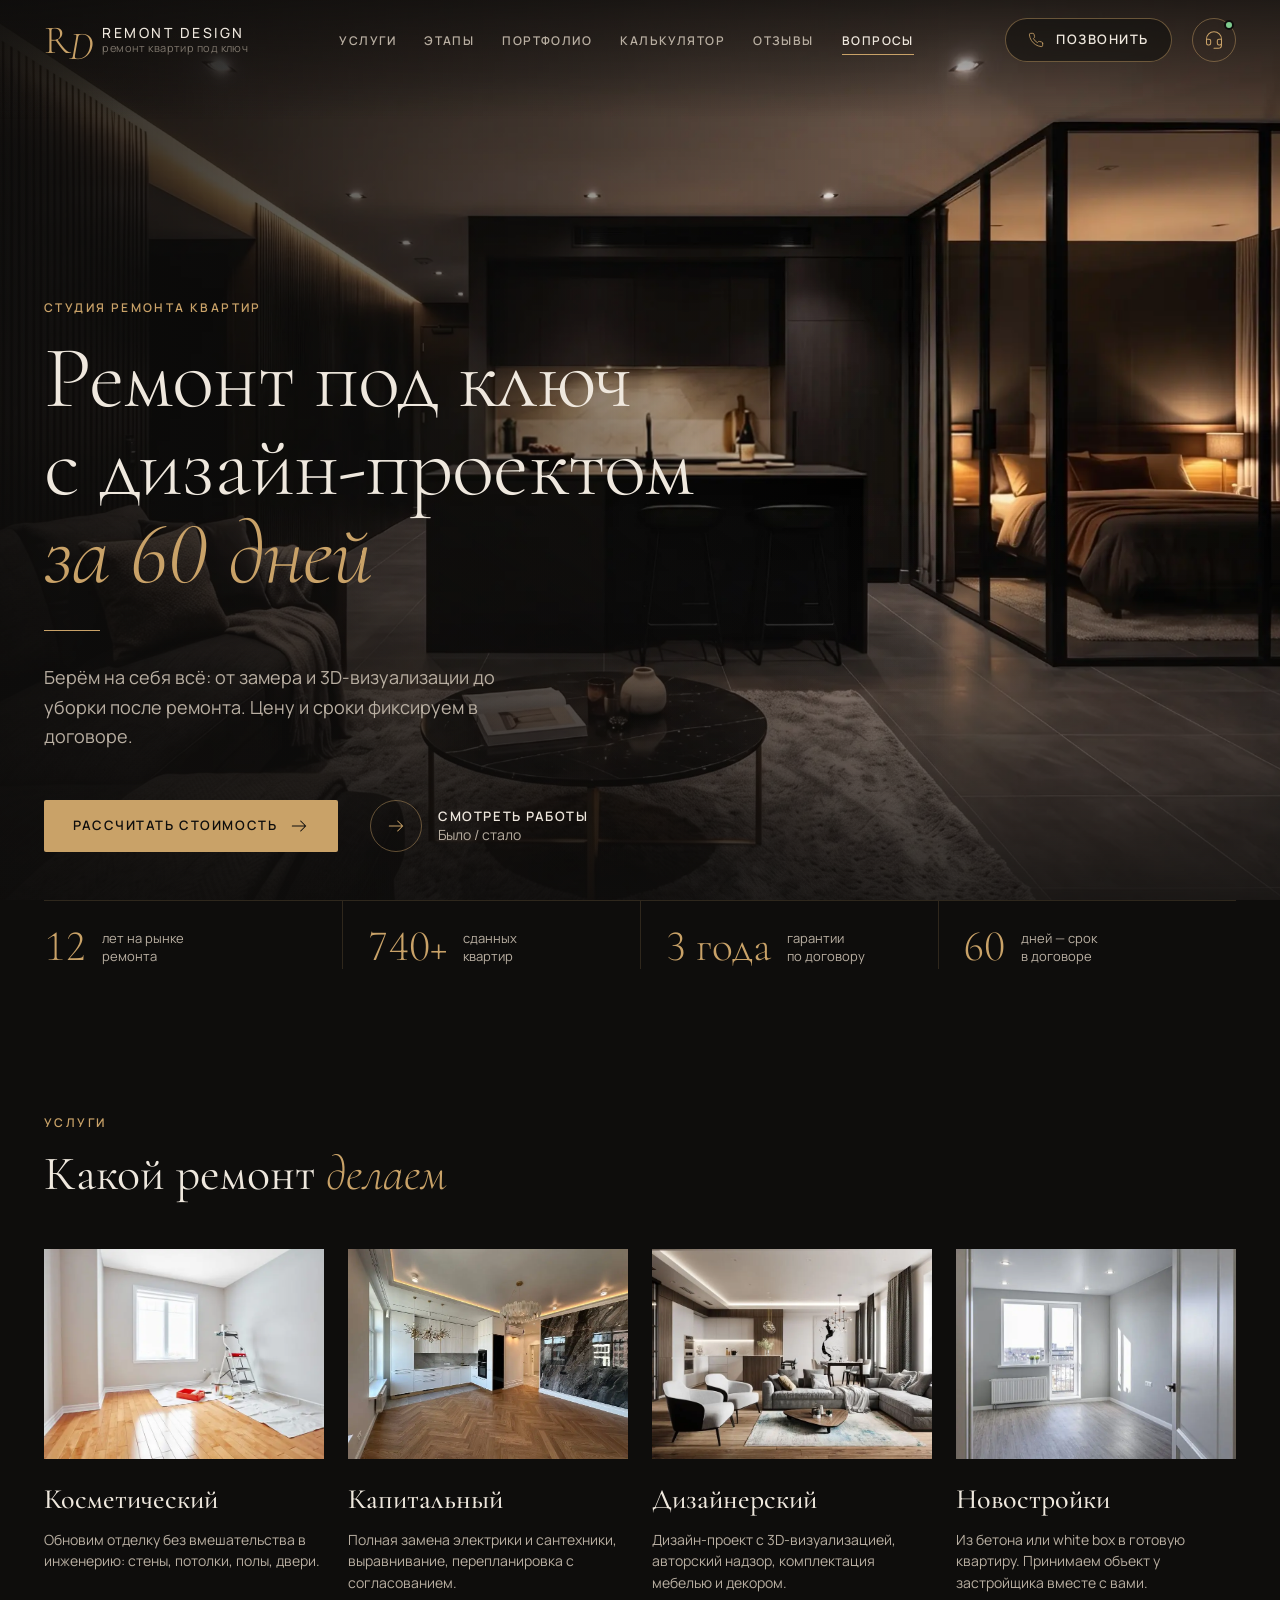
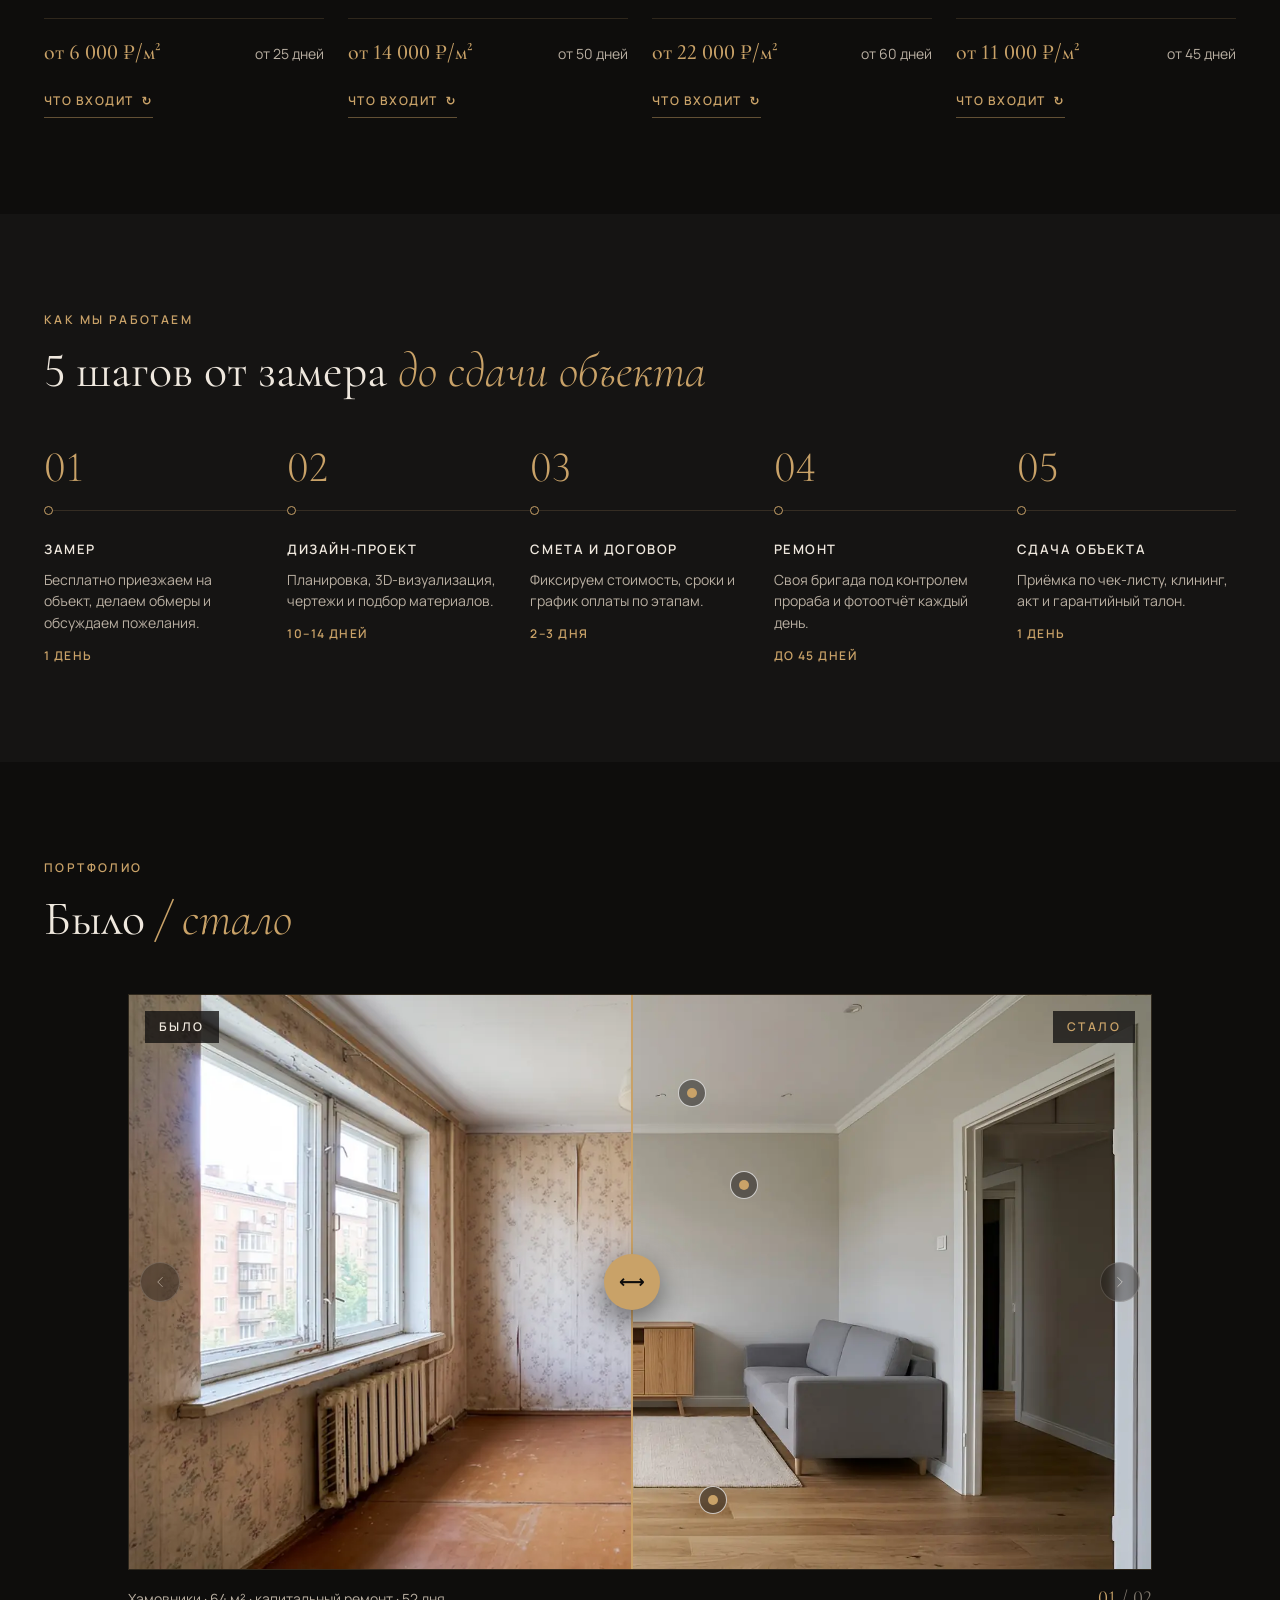
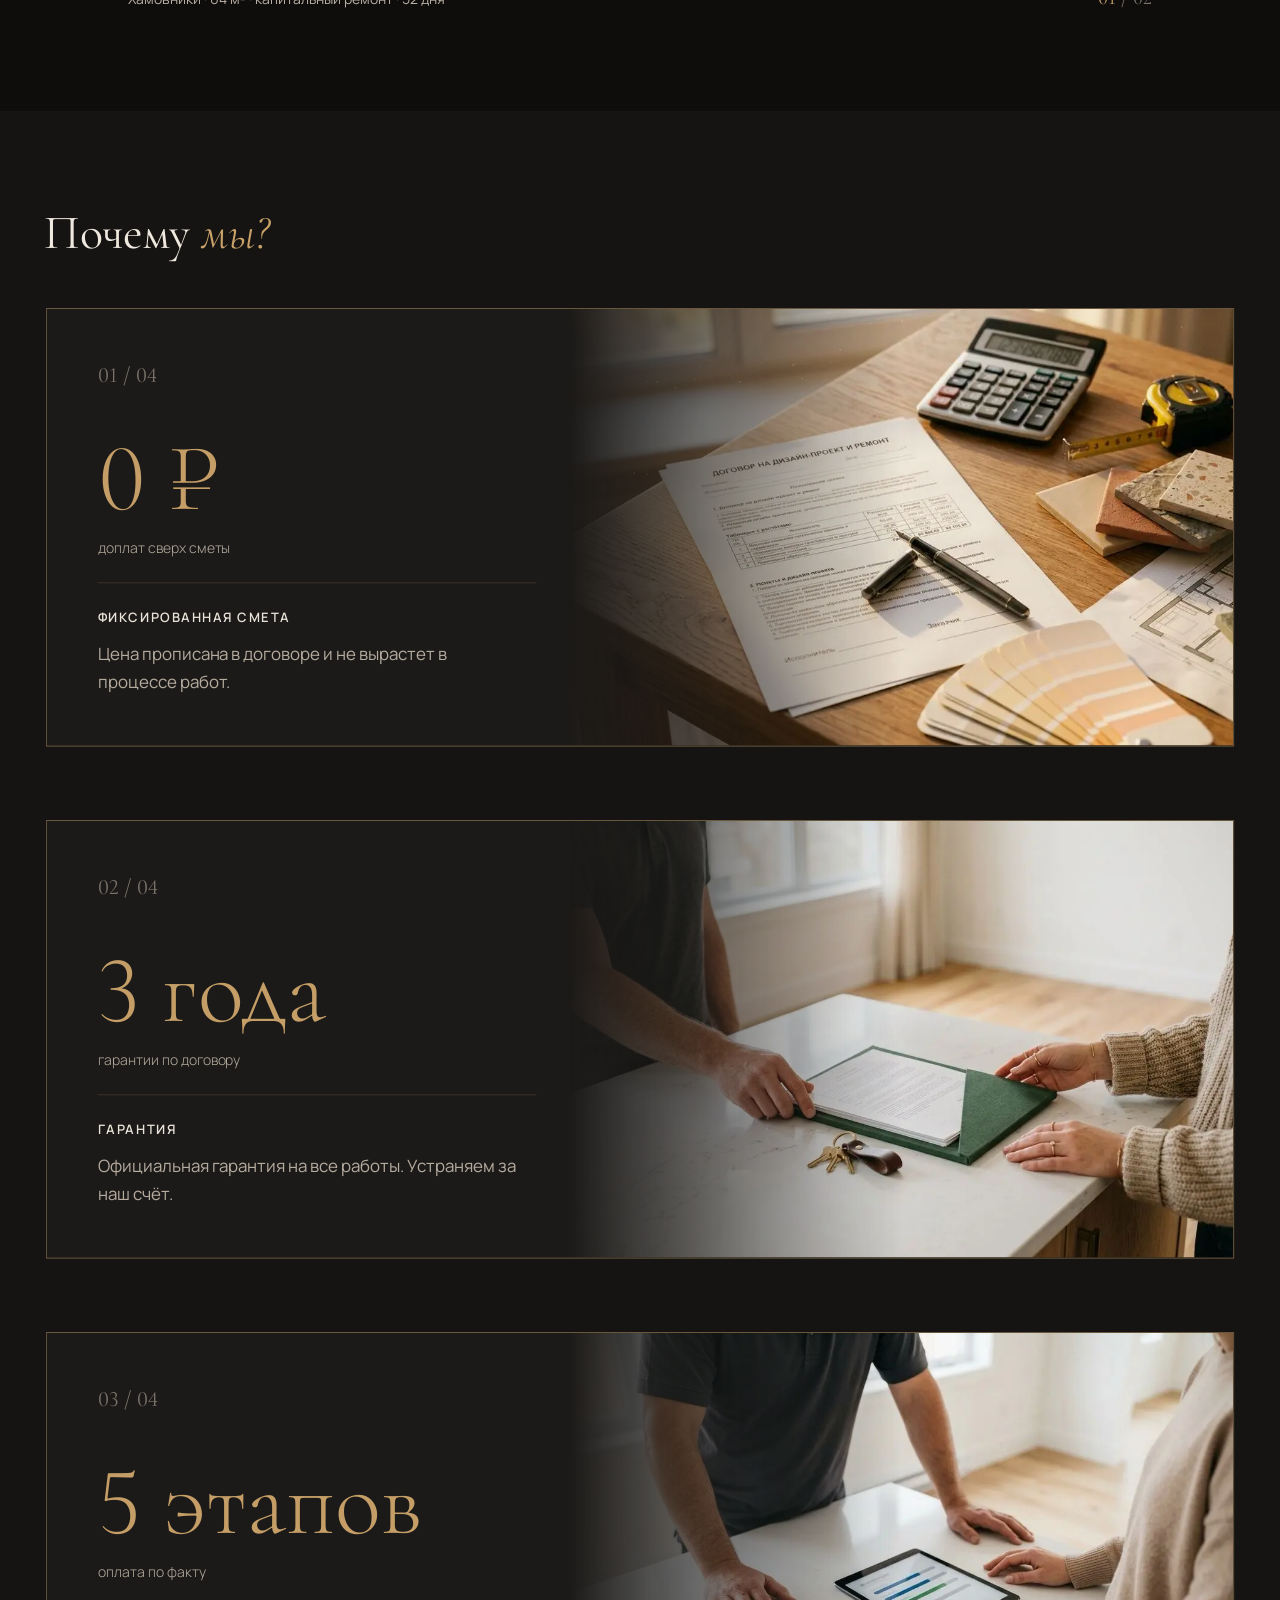
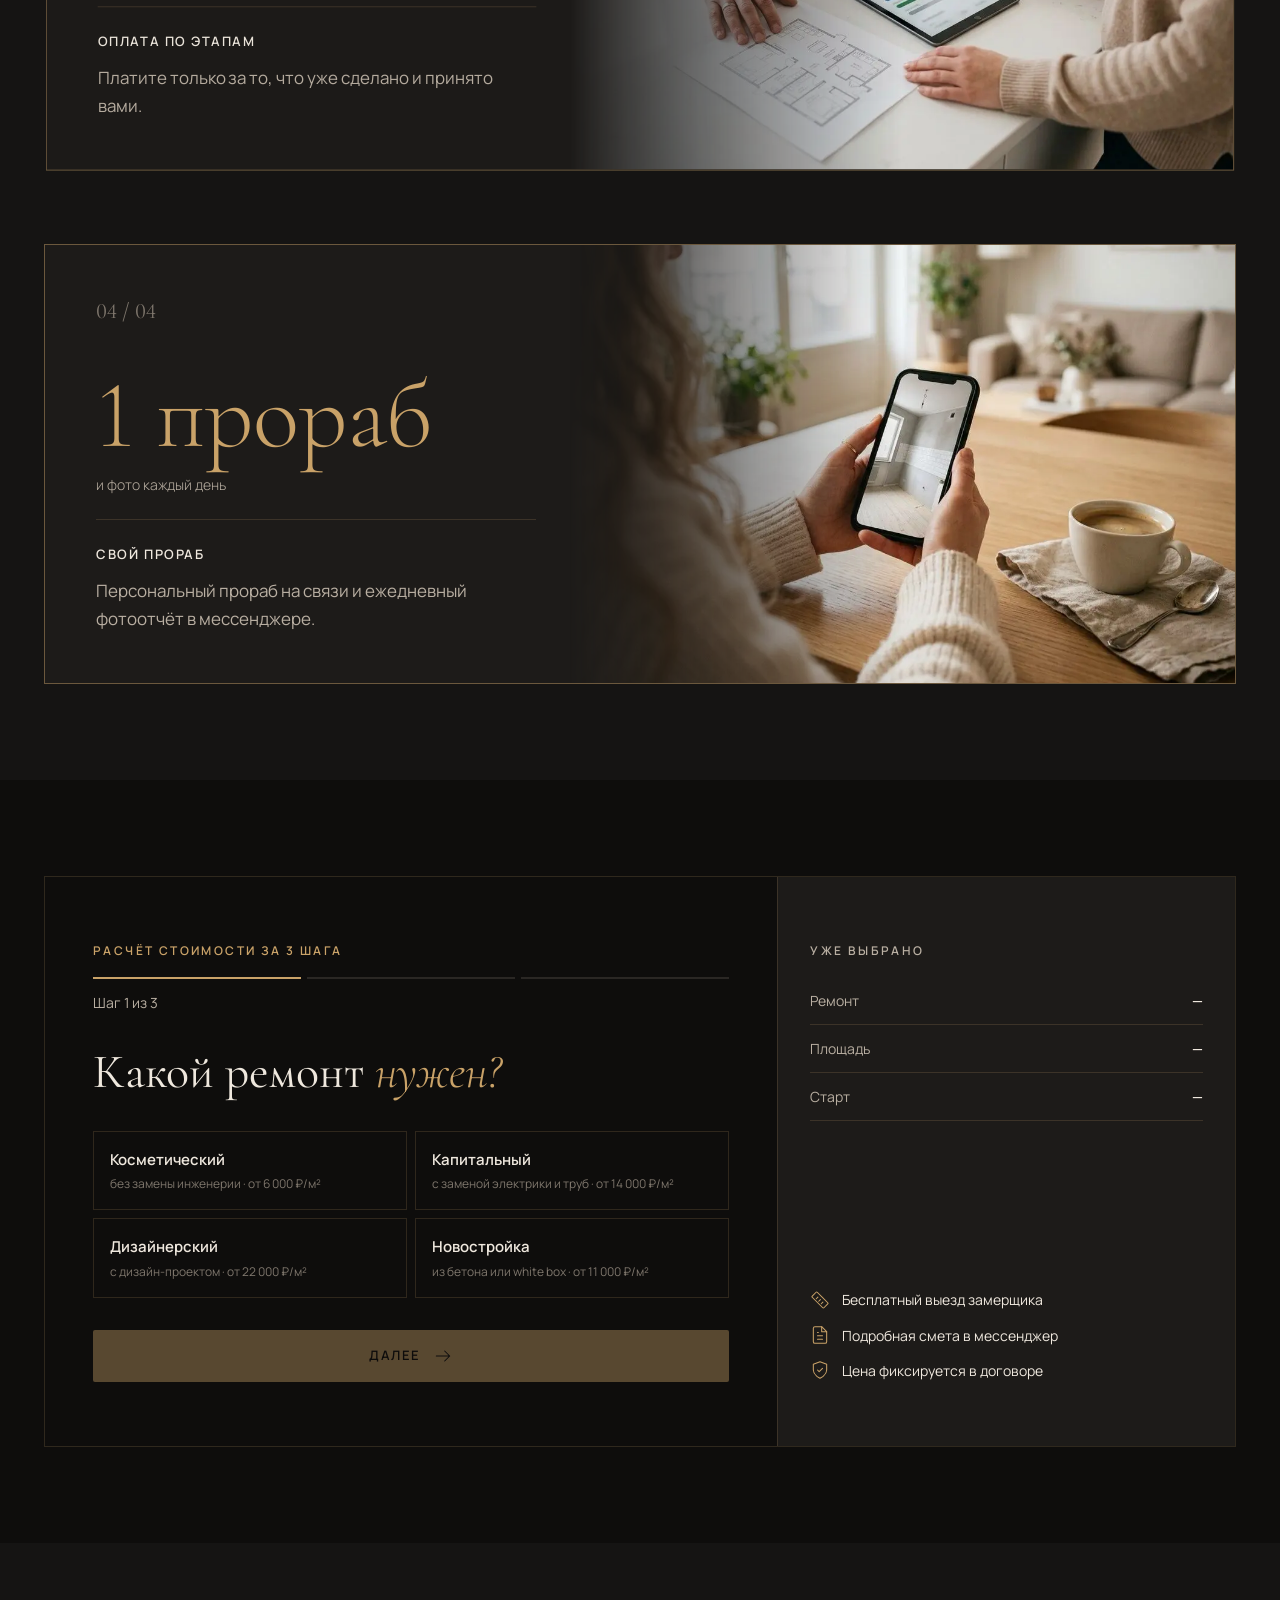
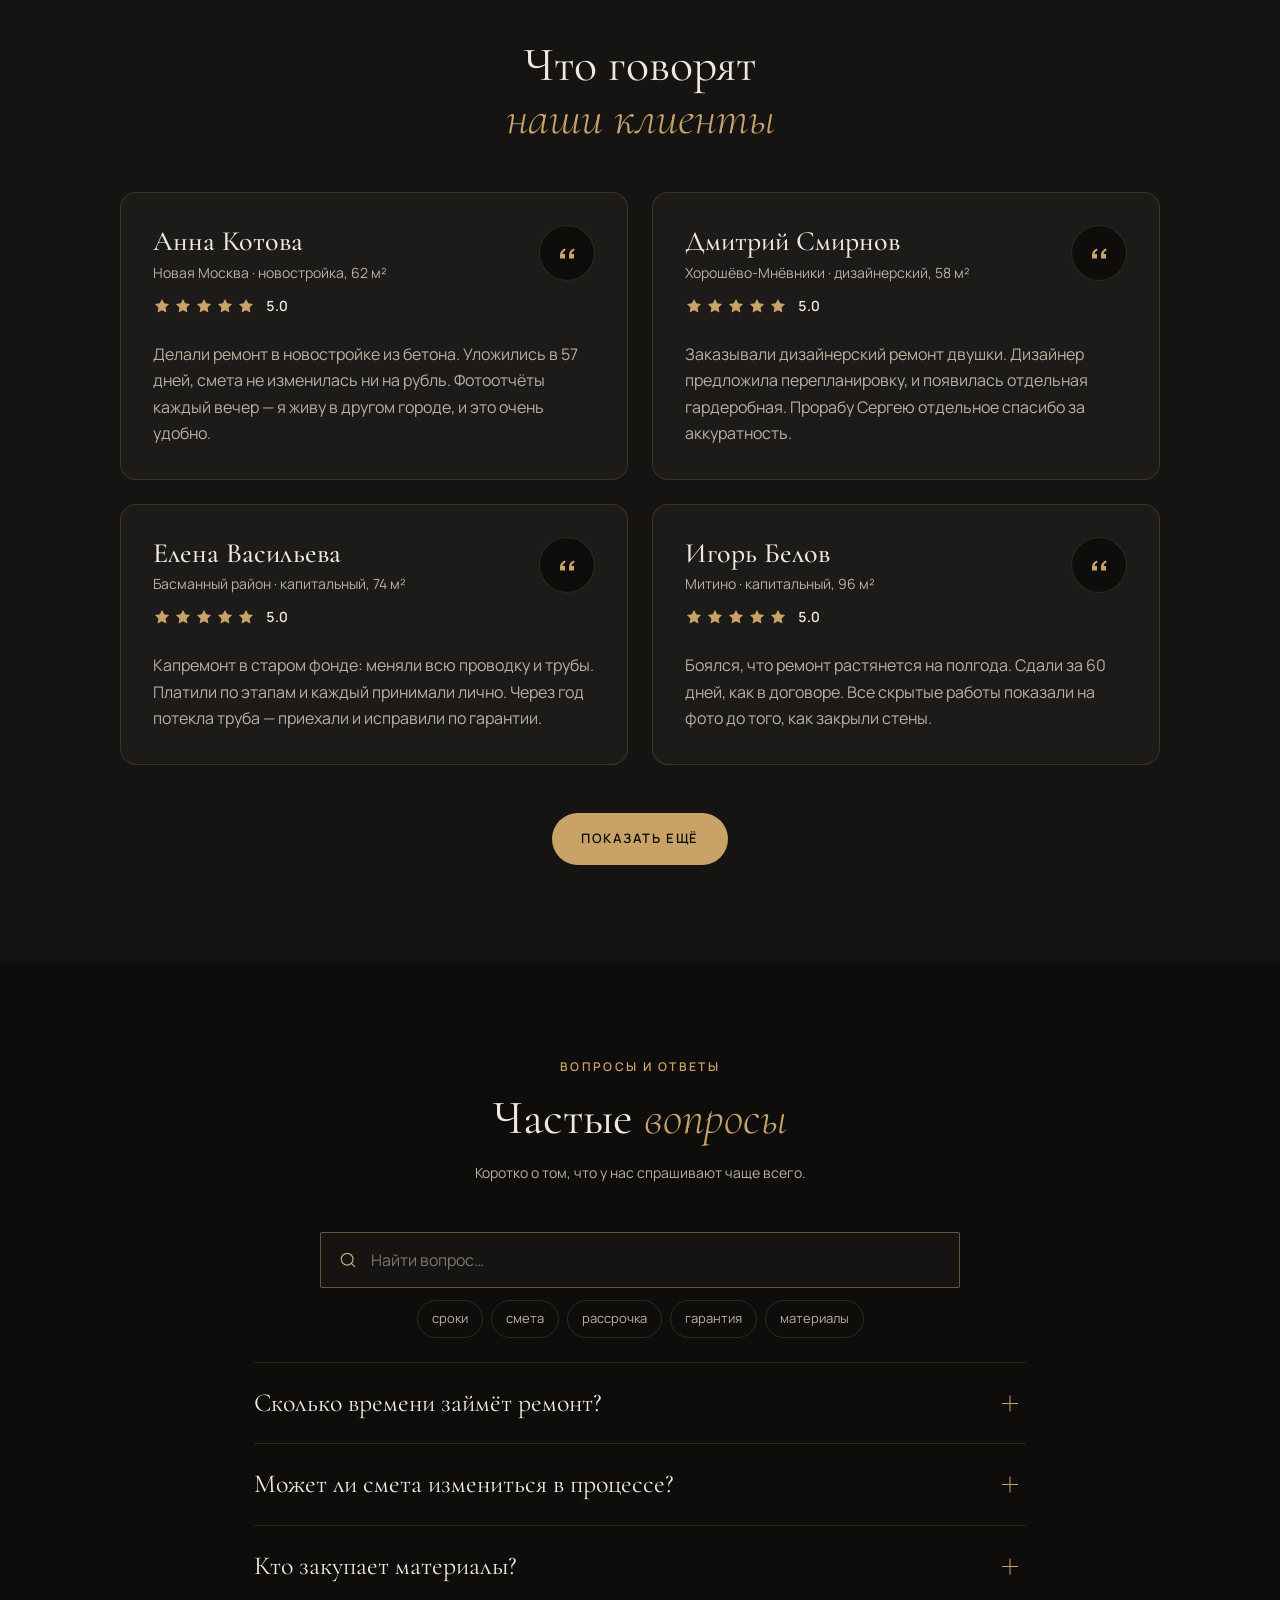
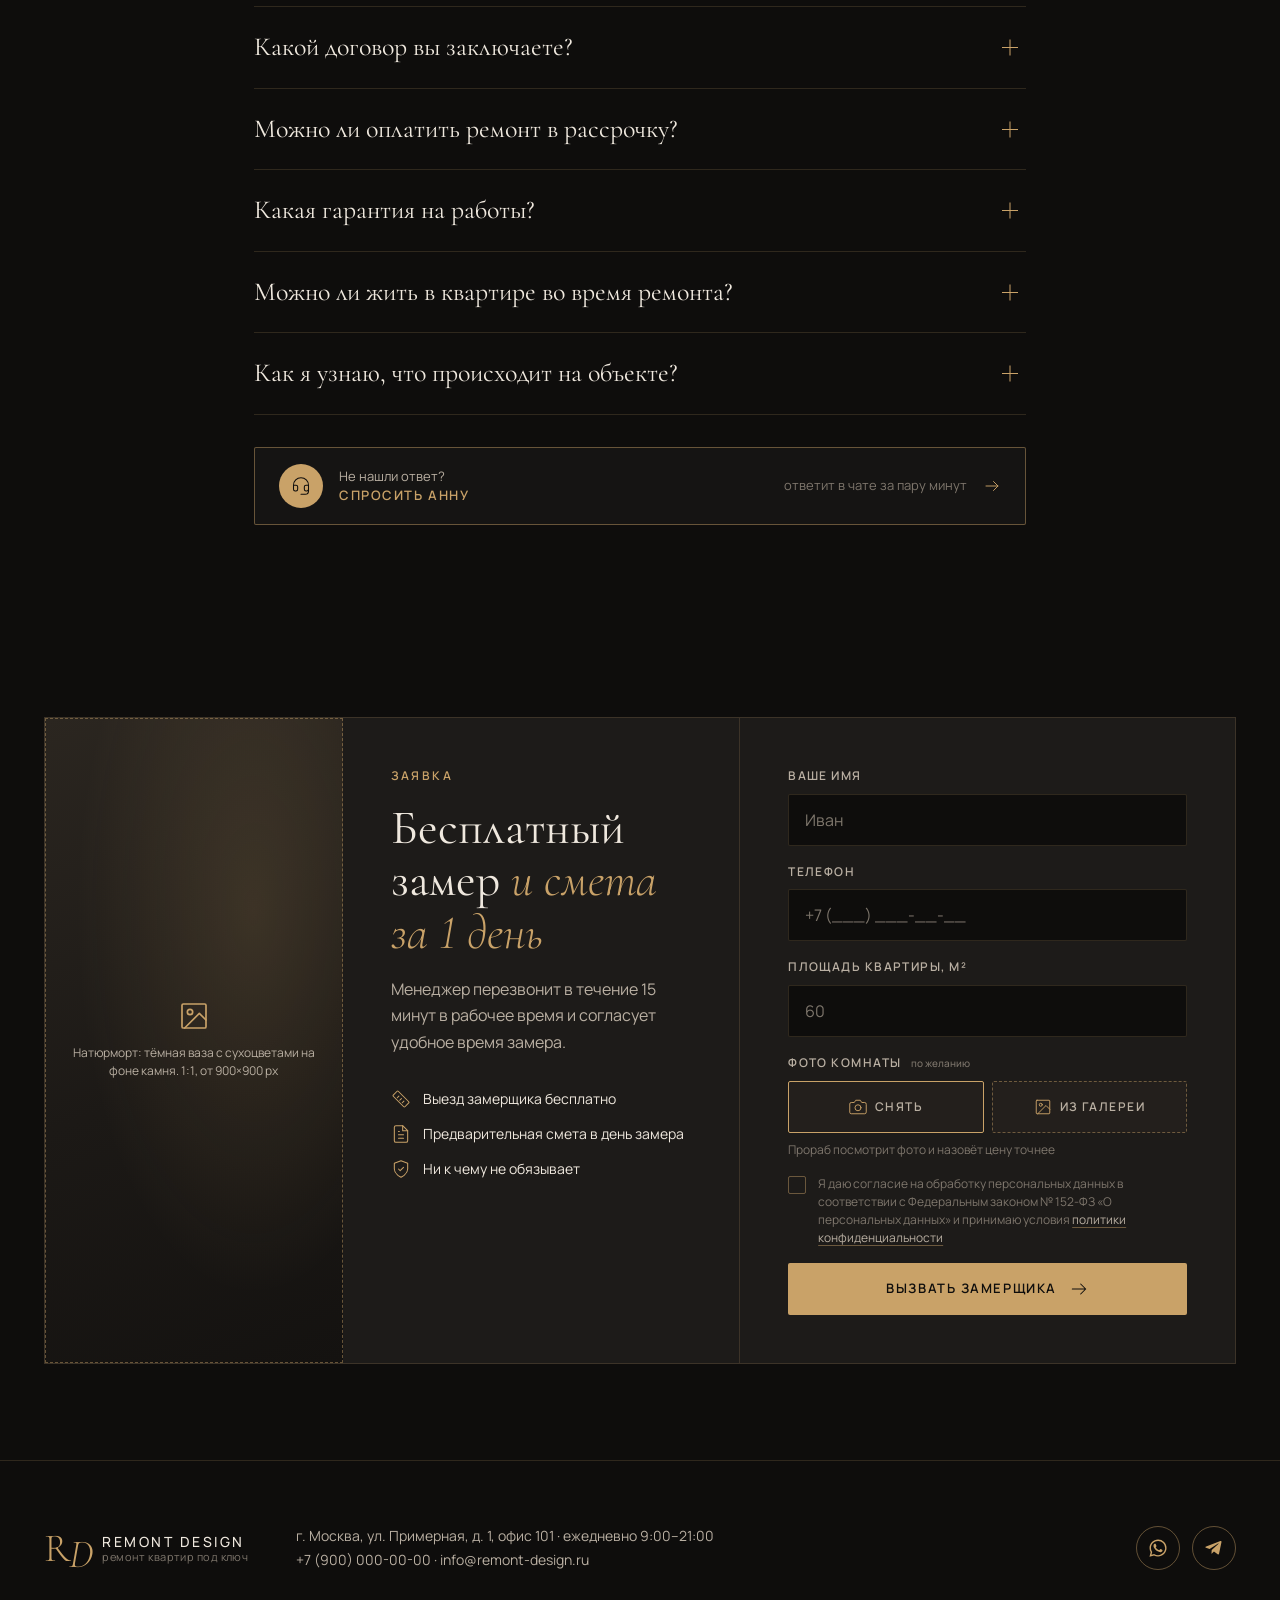
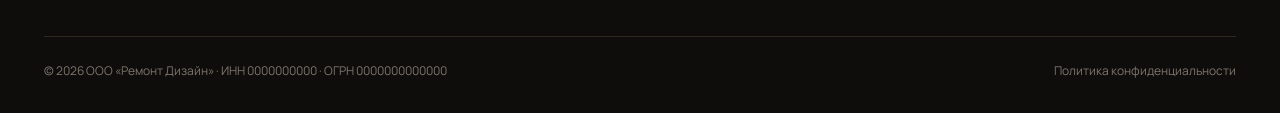
<file: index.html>
<!DOCTYPE html>
<html lang="ru">
<head>
  <meta charset="UTF-8">
  <meta name="viewport" content="width=device-width, initial-scale=1.0, viewport-fit=cover">
  <title>REMONT DESIGN — ремонт квартир под ключ с дизайн-проектом за 60 дней</title>
  <meta name="description" content="Студия REMONT DESIGN: ремонт квартир и новостроек под ключ с дизайн-проектом за 60 дней. Фиксированная смета в договоре, гарантия 3 года, оплата по этапам.">
  <meta name="theme-color" content="#0E0D0C">
  <meta property="og:title" content="REMONT DESIGN — ремонт под ключ с дизайн-проектом">
  <meta property="og:description" content="Ремонт под ключ с дизайн-проектом за 60 дней. Фиксированная смета, гарантия 3 года.">
  <meta property="og:type" content="website">
  <link rel="preconnect" href="https://fonts.googleapis.com">
  <link rel="preconnect" href="https://fonts.gstatic.com" crossorigin>
  <link href="https://fonts.googleapis.com/css2?family=Cormorant+Garamond:ital,wght@0,300;0,400;0,500;1,300;1,400&family=Manrope:wght@400;500;600&display=swap" rel="stylesheet">
  <link rel="preload" as="image" href="images/hero.webp" type="image/webp">
  <link rel="stylesheet" href="styles.css?v=202610082212">
  <link rel="icon" href="data:image/svg+xml,%3Csvg xmlns='http://www.w3.org/2000/svg' viewBox='0 0 32 32'%3E%3Crect width='32' height='32' fill='%230E0D0C'/%3E%3Ctext x='16' y='23' font-family='Georgia,serif' font-size='17' fill='%23C9A268' text-anchor='middle'%3ERD%3C/text%3E%3C/svg%3E">
  <script>
    // Анимации появления включаем только если браузер их поддерживает
    // и пользователь не просил уменьшить движение
    (function () {
      var d = document.documentElement;
      if (!('IntersectionObserver' in window) || matchMedia('(prefers-reduced-motion: reduce)').matches) return;
      d.classList.add('js-anim');
      // Страховка: если script.js не загрузился, контент не останется скрытым
      setTimeout(function () { if (!window.__revealReady) d.classList.remove('js-anim'); }, 3000);
    })();
  </script>
</head>
<body>
  <!-- Набор линейных иконок (толщина 1.25px) -->
  <svg width="0" height="0" style="position:absolute" aria-hidden="true">
    <defs>
      <symbol id="i-phone" viewBox="0 0 24 24"><path d="M22 16.92v3a2 2 0 0 1-2.18 2 19.8 19.8 0 0 1-8.63-3.07 19.5 19.5 0 0 1-6-6A19.8 19.8 0 0 1 2.12 4.18 2 2 0 0 1 4.11 2h3a2 2 0 0 1 2 1.72c.13.96.36 1.9.7 2.81a2 2 0 0 1-.45 2.11L8.09 9.91a16 16 0 0 0 6 6l1.27-1.27a2 2 0 0 1 2.11-.45c.91.34 1.85.57 2.81.7A2 2 0 0 1 22 16.92z"/></symbol>
      <symbol id="i-arrow" viewBox="0 0 24 24"><path d="M4 12h16M14 6l6 6-6 6"/></symbol>
      <symbol id="i-chev-l" viewBox="0 0 24 24"><path d="m15 18-6-6 6-6"/></symbol>
      <symbol id="i-chev-r" viewBox="0 0 24 24"><path d="m9 18 6-6-6-6"/></symbol>
      <symbol id="i-image" viewBox="0 0 24 24"><rect x="3" y="3" width="18" height="18" rx="1"/><circle cx="9" cy="9" r="2"/><path d="m21 15-5-5L5 21"/></symbol>
      <symbol id="i-doc" viewBox="0 0 24 24"><path d="M14 2H6a2 2 0 0 0-2 2v16a2 2 0 0 0 2 2h12a2 2 0 0 0 2-2V8z"/><path d="M14 2v6h6M9 13h6M9 17h6M9 9h1"/></symbol>
      <symbol id="i-shield" viewBox="0 0 24 24"><path d="M12 22s8-4 8-10V5l-8-3-8 3v7c0 6 8 10 8 10z"/><path d="m9 12 2 2 4-4"/></symbol>
      <symbol id="i-stages" viewBox="0 0 24 24"><rect x="2" y="5" width="20" height="14" rx="1"/><path d="M2 10h20M6 15h4"/></symbol>
      <symbol id="i-camera" viewBox="0 0 24 24"><path d="M23 19a2 2 0 0 1-2 2H3a2 2 0 0 1-2-2V8a2 2 0 0 1 2-2h4l2-3h6l2 3h4a2 2 0 0 1 2 2z"/><circle cx="12" cy="13" r="4"/></symbol>
      <symbol id="i-ruler" viewBox="0 0 24 24"><path d="M21.3 15.3 8.7 2.7a1 1 0 0 0-1.4 0L2.7 7.3a1 1 0 0 0 0 1.4l12.6 12.6a1 1 0 0 0 1.4 0l4.6-4.6a1 1 0 0 0 0-1.4z"/><path d="m7.5 10.5 2-2M10.5 13.5l2-2M13.5 16.5l2-2"/></symbol>
      <symbol id="i-mail" viewBox="0 0 24 24"><rect x="2" y="4" width="20" height="16" rx="1"/><path d="m22 6-10 7L2 6"/></symbol>
      <symbol id="i-pin" viewBox="0 0 24 24"><path d="M20 10c0 6-8 12-8 12s-8-6-8-12a8 8 0 0 1 16 0z"/><circle cx="12" cy="10" r="3"/></symbol>
      <symbol id="i-clock" viewBox="0 0 24 24"><circle cx="12" cy="12" r="10"/><path d="M12 6v6l4 2"/></symbol>
      <symbol id="i-star" viewBox="0 0 24 24"><path d="M12 2.5l2.94 5.96 6.56.95-4.75 4.63 1.12 6.54L12 17.5l-5.87 3.08 1.12-6.54L2.5 9.41l6.56-.95z"/></symbol>
      <symbol id="i-quote" viewBox="0 0 24 24"><path d="M10 7.5C7 8.5 5 10.8 5 14v3.5h5V13H7.6c.3-1.6 1.4-2.8 3-3.4zM19 7.5c-3 1-5 3.3-5 6.5v3.5h5V13h-2.4c.3-1.6 1.4-2.8 3-3.4z"/></symbol>
      <symbol id="i-headset" viewBox="0 0 24 24"><path d="M3 11h3a2 2 0 0 1 2 2v3a2 2 0 0 1-2 2H5a2 2 0 0 1-2-2v-5Zm0 0a9 9 0 1 1 18 0m0 0v5a2 2 0 0 1-2 2h-1a2 2 0 0 1-2-2v-3a2 2 0 0 1 2-2h3Z"/><path d="M21 16v2a4 4 0 0 1-4 4h-5"/></symbol>
      <symbol id="i-close" viewBox="0 0 24 24"><path d="M18 6 6 18M6 6l12 12"/></symbol>
      <symbol id="i-send" viewBox="0 0 24 24"><path d="M12 19V5M5 12l7-7 7 7"/></symbol>
    </defs>
  </svg>

  <a class="skip-link" href="#main">Перейти к содержимому</a>

  <!-- ===== Шапка ===== -->
  <header class="header" id="header">
    <div class="container header__inner">
      <a href="#top" class="logo" aria-label="REMONT DESIGN — на главную">
        <span class="logo__mark" aria-hidden="true">R<i>D</i></span>
        <span class="logo__text">
          <b>REMONT DESIGN</b>
          <small>ремонт квартир под ключ</small>
        </span>
      </a>

      <nav class="nav" id="nav" aria-label="Основная навигация">
        <ul class="nav__list">
          <li><a href="#services">Услуги</a></li>
          <li><a href="#steps">Этапы</a></li>
          <li><a href="#portfolio">Портфолио</a></li>
          <li><a href="#calc">Калькулятор</a></li>
          <li><a href="#reviews">Отзывы</a></li>
          <li><a href="#faq">Вопросы</a></li>
        </ul>
        <a href="tel:+79000000000" class="nav__phone-mobile">+7 (900) 000-00-00</a>
      </nav>

      <div class="header__actions">
        <a href="tel:+79000000000" class="header__phone">+7 (900) 000-00-00</a>
        <a href="tel:+79000000000" class="btn btn--pill header__call" aria-label="Позвонить">
          <svg class="icon" aria-hidden="true"><use href="#i-phone"/></svg>
          <span>Позвонить</span>
        </a>
        <button class="header__support" id="mgr-btn" type="button" aria-label="Написать менеджеру" aria-expanded="false" aria-controls="mgr">
          <svg class="icon" aria-hidden="true"><use href="#i-headset"/></svg>
          <span class="header__support-dot" aria-hidden="true"></span>
        </button>
        <button class="burger" id="burger" aria-label="Открыть меню" aria-expanded="false" aria-controls="msheet">
          <span></span><span></span><span></span>
        </button>
      </div>
    </div>
  </header>

  <!-- Мобильное меню-шторка: выезжает снизу, закрывается свайпом вниз или тапом по фону -->
  <div class="msheet-scrim" id="msheet-scrim"></div>
  <div class="msheet" id="msheet" role="dialog" aria-modal="true" aria-label="Меню" aria-hidden="true" inert>
    <span class="msheet__handle" aria-hidden="true"></span>
    <nav aria-label="Меню сайта">
      <a href="#services">Услуги <small>4 формата</small></a>
      <a href="#steps">Этапы <small>60 дней</small></a>
      <a href="#portfolio">Было / стало <small>2 проекта</small></a>
      <a href="#calc">Расчёт стоимости <small>3 шага</small></a>
      <a href="#reviews">Отзывы <small>6 отзывов</small></a>
      <a href="#faq">Вопросы <small>8 ответов</small></a>
    </nav>
    <div class="msheet__acts">
      <a href="tel:+79000000000" class="btn btn--outline">
        <svg class="icon" aria-hidden="true"><use href="#i-phone"/></svg>
        Позвонить
      </a>
      <a href="#calc" class="btn btn--primary">Рассчитать</a>
    </div>
  </div>

  <main id="main">

    <!-- ===== 1. Первый экран ===== -->
    <section class="hero" id="top">
      <div class="hero__stage">
        <figure class="hero__media">
          <picture>
            <source srcset="images/hero.webp" type="image/webp">
            <img class="hero__img" src="images/hero.jpg" width="2576" height="1438" alt="Светлая гостиная с панорамными окнами, модульным диваном и подсветкой — проект REMONT DESIGN" fetchpriority="high" decoding="async">
          </picture>
        </figure>

        <p class="hero__word" aria-hidden="true">REMONT<span>design</span></p>

        <div class="container hero__inner">
          <div class="hero__content">
            <p class="eyebrow">Студия ремонта квартир</p>
            <h1 class="hero__title">
              <span class="line">Ремонт под ключ</span>
              <span class="line">с дизайн-проектом</span>
              <span class="line"><em>за 60 дней</em></span>
            </h1>
            <span class="stroke" aria-hidden="true"></span>
            <p class="hero__lead">
              Берём на себя всё: от замера и 3D-визуализации до уборки после ремонта.
              Цену и сроки фиксируем в договоре.
            </p>
            <div class="hero__actions">
              <a href="#calc" class="btn btn--primary">
                Рассчитать стоимость
                <svg class="icon" aria-hidden="true"><use href="#i-arrow"/></svg>
              </a>
              <a href="#portfolio" class="round-link">
                <span class="round-link__icon"><svg class="icon" aria-hidden="true"><use href="#i-arrow"/></svg></span>
                <span class="round-link__text"><b>Смотреть работы</b>Было / стало</span>
              </a>
            </div>
          </div>
        </div>
      </div>
    </section>

    <!-- Цифры студии -->
    <section class="facts">
      <div class="container">
        <ul class="hero__facts" data-reveal-group>
          <li data-reveal><strong><span class="count" data-to="12">12</span></strong><span>лет на рынке<br>ремонта</span></li>
          <li data-reveal><strong><span class="count" data-to="740">740</span>+</strong><span>сданных<br>квартир</span></li>
          <li data-reveal><strong><span class="count" data-to="3">3</span> года</strong><span>гарантии<br>по договору</span></li>
          <li data-reveal><strong><span class="count" data-to="60">60</span></strong><span>дней — срок<br>в договоре</span></li>
        </ul>
      </div>
    </section>

    <!-- ===== 2. Услуги ===== -->
    <section class="section" id="services">
      <div class="container">
        <div class="section__head" data-reveal>
          <p class="eyebrow">Услуги</p>
          <h2 class="section__title">Какой ремонт <em>делаем</em></h2>
        </div>

        <div class="services">
          <article class="service" data-reveal>
            <div class="service__inner">
              <div class="service__face service__front">
                <figure class="ph--card svc-photo">
                  <picture>
                    <source srcset="images/svc-cosmetic.webp" type="image/webp">
                    <img src="images/svc-cosmetic.jpg" width="800" height="533" alt="Комната во время косметического ремонта: свежая покраска стен, стремянка и инструменты" loading="lazy" decoding="async">
                  </picture>
                </figure>
                <h3>Косметический</h3>
                <p>Обновим отделку без вмешательства в инженерию: стены, потолки, полы, двери.</p>
                <p class="service__meta"><span class="service__price">от 6 000 ₽/м²</span><span>от 25 дней</span></p>
                <button class="service__more" type="button" aria-expanded="false">Что входит <span aria-hidden="true">↻</span></button>
              </div>
              <div class="service__face service__back" aria-hidden="true">
                <h3>Косметический · что входит</h3>
                <ul class="service__list">
                  <li>Покраска стен и потолков</li>
                  <li>Поклейка обоев</li>
                  <li>Замена напольного покрытия</li>
                  <li>Замена дверей и плинтусов</li>
                  <li>Уборка после ремонта</li>
                </ul>
                <p class="service__back-price"><span class="service__price">от 6 000 ₽/м²</span><span>от 25 дней</span></p>
                <button class="service__more" type="button" tabindex="-1">Назад <span aria-hidden="true">↺</span></button>
              </div>
            </div>
          </article>

          <article class="service" data-reveal>
            <div class="service__inner">
              <div class="service__face service__front">
                <figure class="ph--card svc-photo">
                  <picture>
                    <source srcset="images/svc-capital.webp" type="image/webp">
                    <img src="images/svc-capital.jpg" width="900" height="675" alt="Кухня-гостиная после капитального ремонта: паркет ёлочкой, мраморная стена, подсветка потолка" loading="lazy" decoding="async">
                  </picture>
                </figure>
                <h3>Капитальный</h3>
                <p>Полная замена электрики и сантехники, выравнивание, перепланировка с согласованием.</p>
                <p class="service__meta"><span class="service__price">от 14 000 ₽/м²</span><span>от 50 дней</span></p>
                <button class="service__more" type="button" aria-expanded="false">Что входит <span aria-hidden="true">↻</span></button>
              </div>
              <div class="service__face service__back" aria-hidden="true">
                <h3>Капитальный · что входит</h3>
                <ul class="service__list">
                  <li>Демонтаж и вывоз мусора</li>
                  <li>Новая электрика и сантехника</li>
                  <li>Выравнивание стен и стяжка</li>
                  <li>Чистовая отделка</li>
                  <li>Гарантия 3 года</li>
                </ul>
                <p class="service__back-price"><span class="service__price">от 14 000 ₽/м²</span><span>от 50 дней</span></p>
                <button class="service__more" type="button" tabindex="-1">Назад <span aria-hidden="true">↺</span></button>
              </div>
            </div>
          </article>

          <article class="service" data-reveal>
            <div class="service__inner">
              <div class="service__face service__front">
                <figure class="ph--card svc-photo">
                  <picture>
                    <source srcset="images/svc-design.webp" type="image/webp">
                    <img src="images/svc-design.jpg" width="800" height="600" alt="Дизайнерская кухня-гостиная с серым диваном, подсветкой и обеденной зоной" loading="lazy" decoding="async">
                  </picture>
                </figure>
                <h3>Дизайнерский</h3>
                <p>Дизайн-проект с 3D-визуализацией, авторский надзор, комплектация мебелью и декором.</p>
                <p class="service__meta"><span class="service__price">от 22 000 ₽/м²</span><span>от 60 дней</span></p>
                <button class="service__more" type="button" aria-expanded="false">Что входит <span aria-hidden="true">↻</span></button>
              </div>
              <div class="service__face service__back" aria-hidden="true">
                <h3>Дизайнерский · что входит</h3>
                <ul class="service__list">
                  <li>Дизайн-проект и 3D-визуализация</li>
                  <li>Подбор и закупка материалов</li>
                  <li>Авторский надзор</li>
                  <li>Мебель и декор</li>
                  <li>Ремонт под ключ</li>
                </ul>
                <p class="service__back-price"><span class="service__price">от 22 000 ₽/м²</span><span>от 60 дней</span></p>
                <button class="service__more" type="button" tabindex="-1">Назад <span aria-hidden="true">↺</span></button>
              </div>
            </div>
          </article>

          <article class="service" data-reveal>
            <div class="service__inner">
              <div class="service__face service__front">
                <figure class="ph--card svc-photo">
                  <picture>
                    <source srcset="images/svc-newbuild.webp" type="image/webp">
                    <img src="images/svc-newbuild.jpg" width="900" height="600" alt="Комната в новостройке после ремонта: светлые стены, ламинат, окно с балконом" loading="lazy" decoding="async">
                  </picture>
                </figure>
                <h3>Новостройки</h3>
                <p>Из бетона или white box в готовую квартиру. Принимаем объект у застройщика вместе с вами.</p>
                <p class="service__meta"><span class="service__price">от 11 000 ₽/м²</span><span>от 45 дней</span></p>
                <button class="service__more" type="button" aria-expanded="false">Что входит <span aria-hidden="true">↻</span></button>
              </div>
              <div class="service__face service__back" aria-hidden="true">
                <h3>Новостройки · что входит</h3>
                <ul class="service__list">
                  <li>Приёмка у застройщика</li>
                  <li>Черновые работы из бетона</li>
                  <li>Инженерия и отделка</li>
                  <li>Установка сантехники</li>
                  <li>Клининг и сдача</li>
                </ul>
                <p class="service__back-price"><span class="service__price">от 11 000 ₽/м²</span><span>от 45 дней</span></p>
                <button class="service__more" type="button" tabindex="-1">Назад <span aria-hidden="true">↺</span></button>
              </div>
            </div>
          </article>
        </div>
      </div>
    </section>

    <!-- ===== 3. Как мы работаем ===== -->
    <section class="section section--alt" id="steps">
      <div class="container">
        <div class="section__head" data-reveal>
          <p class="eyebrow">Как мы работаем</p>
          <h2 class="section__title">5 шагов от замера <em>до сдачи объекта</em></h2>
        </div>

        <ol class="steps" id="steps-list">
          <li class="step" data-reveal>
            <span class="step__num">01</span>
            <span class="step__dot" aria-hidden="true"></span>
            <h3>Замер</h3>
            <p>Бесплатно приезжаем на объект, делаем обмеры и обсуждаем пожелания.</p>
            <span class="step__time">1 день</span>
          </li>
          <li class="step" data-reveal>
            <span class="step__num">02</span>
            <span class="step__dot" aria-hidden="true"></span>
            <h3>Дизайн-проект</h3>
            <p>Планировка, 3D-визуализация, чертежи и подбор материалов.</p>
            <span class="step__time">10–14 дней</span>
          </li>
          <li class="step" data-reveal>
            <span class="step__num">03</span>
            <span class="step__dot" aria-hidden="true"></span>
            <h3>Смета и договор</h3>
            <p>Фиксируем стоимость, сроки и график оплаты по этапам.</p>
            <span class="step__time">2–3 дня</span>
          </li>
          <li class="step" data-reveal>
            <span class="step__num">04</span>
            <span class="step__dot" aria-hidden="true"></span>
            <h3>Ремонт</h3>
            <p>Своя бригада под контролем прораба и фотоотчёт каждый день.</p>
            <span class="step__time">до 45 дней</span>
          </li>
          <li class="step" data-reveal>
            <span class="step__num">05</span>
            <span class="step__dot" aria-hidden="true"></span>
            <h3>Сдача объекта</h3>
            <p>Приёмка по чек-листу, клининг, акт и гарантийный талон.</p>
            <span class="step__time">1 день</span>
          </li>
        </ol>
      </div>
    </section>

    <!-- ===== 4. Портфолио ===== -->
    <section class="section" id="portfolio">
      <div class="container">
        <div class="section__head">
          <p class="eyebrow">Портфолио</p>
          <h2 class="section__title">Было <em>/ стало</em></h2>
        </div>

        <!-- Два проекта «было / стало»: тяните ползунок, стрелки по бокам переключают проект -->
        <div class="ba-gallery" id="ba-gallery">
          <div class="ba-slides" id="ba-slides">
            <div class="ba" data-project="0" tabindex="0" role="slider" aria-label="Хамовники: сравнение до и после ремонта" aria-valuemin="0" aria-valuemax="100" aria-valuenow="50">
              <div class="ba__before">
                <picture class="ba__img">
                  <source srcset="images/ba2-before.webp" type="image/webp">
                  <img src="images/ba2-before.jpg" width="1376" height="768" alt="Хамовники, комната до ремонта: старые обои, крашеный пол, чугунная батарея" loading="lazy" decoding="async" draggable="false">
                </picture>
              </div>
              <div class="ba__after">
                <picture class="ba__img">
                  <source srcset="images/ba2-after.webp" type="image/webp">
                  <img src="images/ba2-after.jpg" width="1920" height="1072" alt="Хамовники, та же комната после капитального ремонта: ровные стены, паркетная доска, новое окно" loading="lazy" decoding="async" draggable="false">
                </picture>
                <button class="ba-spot" type="button" data-x="60" data-y="33" data-t="Стены" data-h="Выравнивание под покраску" data-p="Штукатурка по маякам, шпаклёвка и моющаяся краска." aria-label="Стены: Выравнивание под покраску"></button>
                <button class="ba-spot" type="button" data-x="55" data-y="17" data-t="Потолок" data-h="Молдинг и точечный свет" data-p="Новая проводка по всей квартире, светильники встроены в потолок." aria-label="Потолок: Молдинг и точечный свет"></button>
                <button class="ba-spot" type="button" data-x="57" data-y="88" data-t="Пол" data-h="Паркетная доска, дуб" data-p="Стяжка заново, шумоизоляция, плинтус в цвет стен." aria-label="Пол: Паркетная доска, дуб"></button>
              </div>
              <span class="ba__tag ba__tag--l">Было</span>
              <span class="ba__tag ba__tag--r">Стало</span>
              <div class="ba__handle"><span class="ba__knob" aria-hidden="true">⟷</span></div>
              <div class="ba-card" aria-live="polite">
                <button class="ba-card__x" type="button" aria-label="Закрыть">✕</button>
                <b class="ba-card__t"></b>
                <h3 class="ba-card__h"></h3>
                <p class="ba-card__p"></p>
              </div>
            </div>
            <div class="ba" data-project="1" tabindex="-1" role="slider" aria-label="ЖК «Символ»: сравнение до и после ремонта" aria-valuemin="0" aria-valuemax="100" aria-valuenow="50" aria-hidden="true">
              <div class="ba__before">
                <picture class="ba__img">
                  <source srcset="images/ba1-before.webp" type="image/webp">
                  <img src="images/ba1-before.jpg" width="1920" height="1071" alt="ЖК «Символ», гостиная до ремонта: бетонные стены и стяжка" loading="lazy" decoding="async" draggable="false">
                </picture>
              </div>
              <div class="ba__after">
                <picture class="ba__img">
                  <source srcset="images/ba1-after.webp" type="image/webp">
                  <img src="images/ba1-after.jpg" width="1377" height="768" alt="ЖК «Символ», та же гостиная после дизайнерского ремонта: паркет ёлочкой, шторы, диван" loading="lazy" decoding="async" draggable="false">
                </picture>
                <button class="ba-spot" type="button" data-x="72" data-y="33" data-t="Шторы" data-h="Скрытый карниз в потолке" data-p="Нишу под карниз закладываем ещё на этапе потолков — шторы идут от самого верха." aria-label="Шторы: Скрытый карниз в потолке"></button>
                <button class="ba-spot" type="button" data-x="69" data-y="70" data-t="Пол" data-h="Паркет ёлочкой, дуб" data-p="Укладка на клей по выровненной стяжке, покрытие маслом." aria-label="Пол: Паркет ёлочкой, дуб"></button>
                <button class="ba-spot" type="button" data-x="66" data-y="16" data-t="Свет" data-h="Точечные светильники" data-p="Ровный потолок без перепадов, тёплый свет 3000 K." aria-label="Свет: Точечные светильники"></button>
              </div>
              <span class="ba__tag ba__tag--l">Было</span>
              <span class="ba__tag ba__tag--r">Стало</span>
              <div class="ba__handle"><span class="ba__knob" aria-hidden="true">⟷</span></div>
              <div class="ba-card" aria-live="polite">
                <button class="ba-card__x" type="button" aria-label="Закрыть">✕</button>
                <b class="ba-card__t"></b>
                <h3 class="ba-card__h"></h3>
                <p class="ba-card__p"></p>
              </div>
            </div>
          </div>
          <button class="ba-arrow ba-arrow--prev" id="ba-prev" type="button" aria-label="Предыдущий проект"><svg class="icon" aria-hidden="true"><use href="#i-chev-l"/></svg></button>
          <button class="ba-arrow ba-arrow--next" id="ba-next" type="button" aria-label="Следующий проект"><svg class="icon" aria-hidden="true"><use href="#i-chev-r"/></svg></button>
        </div>
        <div class="ba__meta" aria-live="polite">
          <span id="ba-title">Хамовники · 64&nbsp;м² · капитальный ремонт · 52 дня</span>
          <span class="ba__count"><b id="ba-num">01</b> / 02</span>
        </div>
      </div>
    </section>

    <!-- ===== 5. Почему мы ===== -->
    <section class="section section--alt" id="why">
      <div class="container">
        <div class="section__head">
          <h2 class="section__title">Почему <em>мы?</em></h2>
        </div>

        <div class="stack" id="stack">
          <article class="stack-card" style="--i:0">
            <figure class="stack-card__photo">
              <picture>
                <source srcset="images/why-estimate.webp" type="image/webp">
                <img src="images/why-estimate.jpg" width="1100" height="614" alt="Договор на ремонт, калькулятор, рулетка и образцы отделки на столе" loading="lazy" decoding="async">
              </picture>
            </figure>
            <span class="stack-card__idx">01 / 04</span>
            <p class="stack-card__big">0 ₽<small>доплат сверх сметы</small></p>
            <div class="stack-card__text">
              <h3>Фиксированная смета</h3>
              <p>Цена прописана в договоре и не вырастет в процессе работ.</p>
            </div>
          </article>
          <article class="stack-card" style="--i:1">
            <figure class="stack-card__photo">
              <picture>
                <source srcset="images/why-warranty.webp" type="image/webp">
                <img src="images/why-warranty.jpg" width="1100" height="738" alt="Сдача квартиры: ключи и папка с договором и гарантийным талоном на кухонном острове" loading="lazy" decoding="async">
              </picture>
            </figure>
            <span class="stack-card__idx">02 / 04</span>
            <p class="stack-card__big">3 года<small>гарантии по договору</small></p>
            <div class="stack-card__text">
              <h3>Гарантия</h3>
              <p>Официальная гарантия на все работы. Устраняем за наш счёт.</p>
            </div>
          </article>
          <article class="stack-card" style="--i:2">
            <figure class="stack-card__photo">
              <picture>
                <source srcset="images/why-stages.webp" type="image/webp">
                <img src="images/why-stages.jpg" width="1100" height="738" alt="Прораб и клиентка у стола с планом квартиры и планшетом с графиком этапов ремонта" loading="lazy" decoding="async">
              </picture>
            </figure>
            <span class="stack-card__idx">03 / 04</span>
            <p class="stack-card__big">5 этапов<small>оплата по факту</small></p>
            <div class="stack-card__text">
              <h3>Оплата по этапам</h3>
              <p>Платите только за то, что уже сделано и принято вами.</p>
            </div>
          </article>
          <article class="stack-card" style="--i:3">
            <figure class="stack-card__photo">
              <picture>
                <source srcset="images/why-report.webp" type="image/webp">
                <img src="images/why-report.jpg" width="1100" height="738" alt="Клиентка дома за чашкой кофе смотрит на телефоне фотоотчёт о ремонте" loading="lazy" decoding="async">
              </picture>
            </figure>
            <span class="stack-card__idx">04 / 04</span>
            <p class="stack-card__big">1 прораб<small>и фото каждый день</small></p>
            <div class="stack-card__text">
              <h3>Свой прораб</h3>
              <p>Персональный прораб на связи и ежедневный фотоотчёт в мессенджере.</p>
            </div>
          </article>
        </div>
      </div>
    </section>

    <!-- ===== 6. Калькулятор: квиз ===== -->
    <section class="section" id="calc">
      <div class="container">
        <div class="quiz" id="quiz">
          <div class="quiz__main">
            <p class="eyebrow">Расчёт стоимости за 3 шага</p>
            <div class="quiz__progress" aria-hidden="true"><i></i><i></i><i></i></div>
            <p class="quiz__label" id="quiz-label" aria-live="polite">Шаг 1 из 3</p>

            <fieldset class="quiz__step" data-step="1" tabindex="-1">
              <legend class="quiz__q">Какой ремонт <em>нужен?</em></legend>
              <div class="quiz__opts quiz__opts--wide">
                <label class="quiz__opt"><input type="radio" name="q-type" value="6000" data-text="Косметический"><span><b>Косметический</b><small>без замены инженерии · от 6 000 ₽/м²</small></span></label>
                <label class="quiz__opt"><input type="radio" name="q-type" value="14000" data-text="Капитальный"><span><b>Капитальный</b><small>с заменой электрики и труб · от 14 000 ₽/м²</small></span></label>
                <label class="quiz__opt"><input type="radio" name="q-type" value="22000" data-text="Дизайнерский"><span><b>Дизайнерский</b><small>с дизайн-проектом · от 22 000 ₽/м²</small></span></label>
                <label class="quiz__opt"><input type="radio" name="q-type" value="11000" data-text="Новостройка"><span><b>Новостройка</b><small>из бетона или white box · от 11 000 ₽/м²</small></span></label>
              </div>
            </fieldset>

            <fieldset class="quiz__step" data-step="2" tabindex="-1" hidden>
              <legend class="quiz__q">Какая площадь <em>квартиры?</em></legend>
              <div class="quiz__opts">
                <label class="quiz__opt"><input type="radio" name="q-area" value="20-40" data-text="до 40 м²"><span><b>до 40 м²</b></span></label>
                <label class="quiz__opt"><input type="radio" name="q-area" value="40-60" data-text="40–60 м²"><span><b>40–60 м²</b></span></label>
                <label class="quiz__opt"><input type="radio" name="q-area" value="60-80" data-text="60–80 м²"><span><b>60–80 м²</b></span></label>
                <label class="quiz__opt"><input type="radio" name="q-area" value="80-100" data-text="80–100 м²"><span><b>80–100 м²</b></span></label>
                <label class="quiz__opt"><input type="radio" name="q-area" value="100-150" data-text="100–150 м²"><span><b>100–150 м²</b></span></label>
                <label class="quiz__opt"><input type="radio" name="q-area" value="150-" data-text="больше 150 м²"><span><b>больше 150 м²</b></span></label>
              </div>
            </fieldset>

            <fieldset class="quiz__step" data-step="3" tabindex="-1" hidden>
              <legend class="quiz__q">Когда планируете <em>начать?</em></legend>
              <div class="quiz__opts">
                <label class="quiz__opt"><input type="radio" name="q-start" value="Как можно скорее" data-text="Как можно скорее"><span><b>Как можно скорее</b></span></label>
                <label class="quiz__opt"><input type="radio" name="q-start" value="В течение месяца" data-text="В течение месяца"><span><b>В течение месяца</b></span></label>
                <label class="quiz__opt"><input type="radio" name="q-start" value="Через 2–3 месяца" data-text="Через 2–3 месяца"><span><b>Через 2–3 месяца</b></span></label>
                <label class="quiz__opt"><input type="radio" name="q-start" value="Пока выбираю" data-text="Пока выбираю"><span><b>Пока выбираю</b></span></label>
              </div>
            </fieldset>

            <form class="quiz__step quiz__contact" data-step="4" id="quiz-form" tabindex="-1" novalidate hidden>
              <h3 class="quiz__q">Куда прислать <em>расчёт?</em></h3>
              <p class="quiz__hint">Покажем стоимость сразу, а подробную смету пришлём в мессенджер.</p>
              <div class="form__field">
                <label for="quiz-name">Ваше имя</label>
                <input id="quiz-name" name="name" type="text" autocomplete="name" placeholder="Иван" required>
                <span class="form__error" data-for="quiz-name"></span>
              </div>
              <div class="form__field">
                <label for="quiz-phone">Телефон</label>
                <input id="quiz-phone" name="phone" type="tel" autocomplete="tel" inputmode="tel" placeholder="+7 (___) ___-__-__" required>
                <span class="form__error" data-for="quiz-phone"></span>
              </div>
              <fieldset class="quiz__msg">
                <legend>Удобнее получить в</legend>
                <label class="quiz__chip"><input type="radio" name="q-msg" value="WhatsApp" checked><span>WhatsApp</span></label>
                <label class="quiz__chip"><input type="radio" name="q-msg" value="Telegram"><span>Telegram</span></label>
                <label class="quiz__chip"><input type="radio" name="q-msg" value="звонок"><span>Звонок</span></label>
              </fieldset>
              <label class="checkbox">
                <input type="checkbox" id="quiz-consent" name="consent" required>
                <span class="checkbox__box" aria-hidden="true"></span>
                <span class="checkbox__text">
                  Я даю согласие на обработку персональных данных в соответствии с Федеральным законом
                  № 152-ФЗ «О персональных данных» и принимаю условия
                  <a href="privacy.html" target="_blank" rel="noopener">политики конфиденциальности</a>
                </span>
              </label>
              <span class="form__error" data-for="quiz-consent"></span>
              <button type="submit" class="btn btn--primary btn--block">
                Показать расчёт
                <svg class="icon" aria-hidden="true"><use href="#i-arrow"/></svg>
              </button>
            </form>

            <div class="quiz__step quiz__result" data-step="5" tabindex="-1" hidden>
              <h3 class="quiz__q">Предварительный <em>расчёт</em></h3>
              <p class="quiz__price" id="quiz-price">—</p>
              <dl class="quiz__rows" id="quiz-rows"></dl>
              <p class="quiz__note" id="quiz-note"></p>
              <div class="quiz__nav">
                <button type="button" class="btn btn--outline" id="quiz-restart">Пройти заново</button>
                <a href="#lead" class="btn btn--primary">Вызвать замерщика</a>
              </div>
            </div>

            <div class="quiz__nav" id="quiz-nav">
              <button type="button" class="btn btn--outline" id="quiz-back">Назад</button>
              <button type="button" class="btn btn--primary" id="quiz-next" disabled>
                Далее
                <svg class="icon" aria-hidden="true"><use href="#i-arrow"/></svg>
              </button>
            </div>
          </div>

          <aside class="quiz__side">
            <p class="quiz__side-title">Уже выбрано</p>
            <dl class="quiz__picked">
              <div><dt>Ремонт</dt><dd data-pick="q-type">—</dd></div>
              <div><dt>Площадь</dt><dd data-pick="q-area">—</dd></div>
              <div><dt>Старт</dt><dd data-pick="q-start">—</dd></div>
            </dl>
            <ul class="quiz__perks">
              <li><svg class="icon" aria-hidden="true"><use href="#i-ruler"/></svg>Бесплатный выезд замерщика</li>
              <li><svg class="icon" aria-hidden="true"><use href="#i-doc"/></svg>Подробная смета в мессенджер</li>
              <li><svg class="icon" aria-hidden="true"><use href="#i-shield"/></svg>Цена фиксируется в договоре</li>
            </ul>
          </aside>
        </div>
      </div>
    </section>

    <!-- ===== 7. Отзывы ===== -->
    <section class="section section--alt" id="reviews">
      <div class="container">
        <div class="section__head section__head--center">
          <h2 class="section__title">Что говорят<br><em>наши клиенты</em></h2>
        </div>

        <div class="reviews" id="reviews-list">
          <figure class="review">
            <div class="review__top">
              <figcaption class="review__who">
                <b>Анна Котова</b>
                <span>Новая Москва · новостройка, 62&nbsp;м²</span>
                <span class="review__rating" aria-label="Оценка 5 из 5"><svg viewBox="0 0 24 24" aria-hidden="true"><use href="#i-star"/></svg><svg viewBox="0 0 24 24" aria-hidden="true"><use href="#i-star"/></svg><svg viewBox="0 0 24 24" aria-hidden="true"><use href="#i-star"/></svg><svg viewBox="0 0 24 24" aria-hidden="true"><use href="#i-star"/></svg><svg viewBox="0 0 24 24" aria-hidden="true"><use href="#i-star"/></svg><em>5.0</em></span>
              </figcaption>
              <span class="review__quote" aria-hidden="true"><svg viewBox="0 0 24 24"><use href="#i-quote"/></svg></span>
            </div>
            <blockquote>Делали ремонт в новостройке из бетона. Уложились в 57 дней, смета не изменилась ни на рубль. Фотоотчёты каждый вечер — я живу в другом городе, и это очень удобно.</blockquote>
          </figure>
          <figure class="review">
            <div class="review__top">
              <figcaption class="review__who">
                <b>Дмитрий Смирнов</b>
                <span>Хорошёво-Мнёвники · дизайнерский, 58&nbsp;м²</span>
                <span class="review__rating" aria-label="Оценка 5 из 5"><svg viewBox="0 0 24 24" aria-hidden="true"><use href="#i-star"/></svg><svg viewBox="0 0 24 24" aria-hidden="true"><use href="#i-star"/></svg><svg viewBox="0 0 24 24" aria-hidden="true"><use href="#i-star"/></svg><svg viewBox="0 0 24 24" aria-hidden="true"><use href="#i-star"/></svg><svg viewBox="0 0 24 24" aria-hidden="true"><use href="#i-star"/></svg><em>5.0</em></span>
              </figcaption>
              <span class="review__quote" aria-hidden="true"><svg viewBox="0 0 24 24"><use href="#i-quote"/></svg></span>
            </div>
            <blockquote>Заказывали дизайнерский ремонт двушки. Дизайнер предложила перепланировку, и появилась отдельная гардеробная. Прорабу Сергею отдельное спасибо за аккуратность.</blockquote>
          </figure>
          <figure class="review">
            <div class="review__top">
              <figcaption class="review__who">
                <b>Елена Васильева</b>
                <span>Басманный район · капитальный, 74&nbsp;м²</span>
                <span class="review__rating" aria-label="Оценка 5 из 5"><svg viewBox="0 0 24 24" aria-hidden="true"><use href="#i-star"/></svg><svg viewBox="0 0 24 24" aria-hidden="true"><use href="#i-star"/></svg><svg viewBox="0 0 24 24" aria-hidden="true"><use href="#i-star"/></svg><svg viewBox="0 0 24 24" aria-hidden="true"><use href="#i-star"/></svg><svg viewBox="0 0 24 24" aria-hidden="true"><use href="#i-star"/></svg><em>5.0</em></span>
              </figcaption>
              <span class="review__quote" aria-hidden="true"><svg viewBox="0 0 24 24"><use href="#i-quote"/></svg></span>
            </div>
            <blockquote>Капремонт в старом фонде: меняли всю проводку и трубы. Платили по этапам и каждый принимали лично. Через год потекла труба — приехали и исправили по гарантии.</blockquote>
          </figure>
          <figure class="review">
            <div class="review__top">
              <figcaption class="review__who">
                <b>Игорь Белов</b>
                <span>Митино · капитальный, 96&nbsp;м²</span>
                <span class="review__rating" aria-label="Оценка 5 из 5"><svg viewBox="0 0 24 24" aria-hidden="true"><use href="#i-star"/></svg><svg viewBox="0 0 24 24" aria-hidden="true"><use href="#i-star"/></svg><svg viewBox="0 0 24 24" aria-hidden="true"><use href="#i-star"/></svg><svg viewBox="0 0 24 24" aria-hidden="true"><use href="#i-star"/></svg><svg viewBox="0 0 24 24" aria-hidden="true"><use href="#i-star"/></svg><em>5.0</em></span>
              </figcaption>
              <span class="review__quote" aria-hidden="true"><svg viewBox="0 0 24 24"><use href="#i-quote"/></svg></span>
            </div>
            <blockquote>Боялся, что ремонт растянется на полгода. Сдали за 60 дней, как в договоре. Все скрытые работы показали на фото до того, как закрыли стены.</blockquote>
          </figure>
          <figure class="review" hidden>
            <div class="review__top">
              <figcaption class="review__who">
                <b>Мария Орлова</b>
                <span>Сокольники · косметический, 52&nbsp;м²</span>
                <span class="review__rating" aria-label="Оценка 5 из 5"><svg viewBox="0 0 24 24" aria-hidden="true"><use href="#i-star"/></svg><svg viewBox="0 0 24 24" aria-hidden="true"><use href="#i-star"/></svg><svg viewBox="0 0 24 24" aria-hidden="true"><use href="#i-star"/></svg><svg viewBox="0 0 24 24" aria-hidden="true"><use href="#i-star"/></svg><svg viewBox="0 0 24 24" aria-hidden="true"><use href="#i-star"/></svg><em>5.0</em></span>
              </figcaption>
              <span class="review__quote" aria-hidden="true"><svg viewBox="0 0 24 24"><use href="#i-quote"/></svg></span>
            </div>
            <blockquote>Освежили квартиру перед сдачей в аренду за 27 дней. Помогли выбрать недорогие, но приличные материалы, уложились в бюджет.</blockquote>
          </figure>
          <figure class="review" hidden>
            <div class="review__top">
              <figcaption class="review__who">
                <b>Сергей и Ольга Ким</b>
                <span>ЖК «Символ» · дизайнерский, 78&nbsp;м²</span>
                <span class="review__rating" aria-label="Оценка 5 из 5"><svg viewBox="0 0 24 24" aria-hidden="true"><use href="#i-star"/></svg><svg viewBox="0 0 24 24" aria-hidden="true"><use href="#i-star"/></svg><svg viewBox="0 0 24 24" aria-hidden="true"><use href="#i-star"/></svg><svg viewBox="0 0 24 24" aria-hidden="true"><use href="#i-star"/></svg><svg viewBox="0 0 24 24" aria-hidden="true"><use href="#i-star"/></svg><em>5.0</em></span>
              </figcaption>
              <span class="review__quote" aria-hidden="true"><svg viewBox="0 0 24 24"><use href="#i-quote"/></svg></span>
            </div>
            <blockquote>Понравилось, что дизайнер ездила на объект и сама проверяла, как выполнены узлы. Результат совпал с 3D-визуализацией почти один в один.</blockquote>
          </figure>
        </div>

        <div class="reviews__more">
          <button type="button" class="btn btn--primary btn--round" id="reviews-more" aria-controls="reviews-list">Показать ещё</button>
        </div>
      </div>
    </section>

    <!-- ===== 8. FAQ ===== -->
    <section class="section" id="faq">
      <div class="container faq-wrap">
        <div class="section__head">
          <p class="eyebrow">Вопросы и ответы</p>
          <h2 class="section__title">Частые <em>вопросы</em></h2>
          <p class="section__note">Коротко о том, что у нас спрашивают чаще всего.</p>
        </div>

        <div class="faq-col">
          <label class="faq-search">
            <svg aria-hidden="true" viewBox="0 0 24 24"><circle cx="11" cy="11" r="7"/><path d="m20 20-4-4"/></svg>
            <input id="faq-q" type="search" placeholder="Найти вопрос…" aria-label="Поиск по вопросам" autocomplete="off" enterkeyhint="search">
          </label>
          <div class="faq-hints" id="faq-hints">
            <button class="faq-hint" type="button">сроки</button>
            <button class="faq-hint" type="button">смета</button>
            <button class="faq-hint" type="button">рассрочка</button>
            <button class="faq-hint" type="button">гарантия</button>
            <button class="faq-hint" type="button">материалы</button>
          </div>
          <div class="faq" id="faq-list">
            <details class="faq__item">
              <summary>Сколько времени займёт ремонт?</summary>
              <div class="faq__body"><p>Ремонт под ключ с дизайн-проектом занимает в среднем 60 дней для квартиры до 80 м². Косметический ремонт — от 25 дней. Точный срок прописываем в договоре, а за каждый день просрочки по нашей вине выплачиваем неустойку.</p></div>
            </details>
            <details class="faq__item">
              <summary>Может ли смета измениться в процессе?</summary>
              <div class="faq__body"><p>Нет, если вы не меняете объём работ. Смета фиксируется в договоре. Изменения возможны только по вашей инициативе — например, если вы решили добавить тёплый пол — и оформляются дополнительным соглашением с вашей подписью.</p></div>
            </details>
            <details class="faq__item">
              <summary>Кто закупает материалы?</summary>
              <div class="faq__body"><p>Как вам удобнее. Черновые материалы закупаем мы — с оптовыми скидками до 20% и отчётом по чекам. Чистовые можно выбрать вместе с дизайнером в салонах-партнёрах или купить самостоятельно.</p></div>
            </details>
            <details class="faq__item">
              <summary>Какой договор вы заключаете?</summary>
              <div class="faq__body"><p>Официальный договор подряда с юридическим лицом. В нём закреплены смета, сроки, этапы оплаты, гарантия 3 года и ответственность сторон. Образец договора можем прислать заранее.</p></div>
            </details>
            <details class="faq__item">
              <summary>Можно ли оплатить ремонт в рассрочку?</summary>
              <div class="faq__body"><p>Да. Помимо поэтапной оплаты по факту работ, доступна рассрочка через банки-партнёры на срок до 24 месяцев. Условия зависят от банка и согласовываются индивидуально.</p></div>
            </details>
            <details class="faq__item">
              <summary>Какая гарантия на работы?</summary>
              <div class="faq__body"><p>Официальная гарантия 3 года на все работы по договору. Если что-то случится — приедем и устраним за наш счёт.</p></div>
            </details>
            <details class="faq__item">
              <summary>Можно ли жить в квартире во время ремонта?</summary>
              <div class="faq__body"><p>При косметическом ремонте — частично да, работаем по комнатам. При капитальном лучше переехать на время черновых работ: будет шумно и пыльно.</p></div>
            </details>
            <details class="faq__item">
              <summary>Как я узнаю, что происходит на объекте?</summary>
              <div class="faq__body"><p>Прораб присылает фотоотчёт каждый день в WhatsApp или Telegram, а каждый этап вы принимаете лично на объекте.</p></div>
            </details>
          </div>
          <p class="faq-empty" id="faq-empty" hidden>Такого вопроса пока нет. <button type="button" class="faq-ask" data-open-chat>Спросите менеджера →</button></p>
          <button type="button" class="faq-more" data-open-chat>
            <span class="faq-more__ava" aria-hidden="true"><svg class="icon"><use href="#i-headset"/></svg></span>
            <span class="faq-more__text">
              <small>Не нашли ответ?</small>
              <b>Спросить Анну</b>
            </span>
            <span class="faq-more__hint">ответит в чате за пару минут</span>
            <svg class="icon faq-more__arrow" aria-hidden="true"><use href="#i-arrow"/></svg>
          </button>
        </div>
      </div>
    </section>

    <!-- ===== 9. Форма заявки ===== -->
    <section class="section section--lead" id="lead">
      <div class="container">
        <div class="lead">
          <figure class="ph lead__media">
            <svg class="ph__icon" aria-hidden="true"><use href="#i-image"/></svg>
            <figcaption class="ph__label">Натюрморт: тёмная ваза с сухоцветами на фоне камня. 1:1, от 900×900 px</figcaption>
          </figure>

          <div class="lead__text">
            <p class="eyebrow">Заявка</p>
            <h2 class="section__title">Бесплатный замер <em>и смета за 1 день</em></h2>
            <p>Менеджер перезвонит в течение 15 минут в рабочее время и согласует удобное время замера.</p>
            <ul class="lead__perks">
              <li><svg class="icon" aria-hidden="true"><use href="#i-ruler"/></svg>Выезд замерщика бесплатно</li>
              <li><svg class="icon" aria-hidden="true"><use href="#i-doc"/></svg>Предварительная смета в день замера</li>
              <li><svg class="icon" aria-hidden="true"><use href="#i-shield"/></svg>Ни к чему не обязывает</li>
            </ul>
          </div>

          <form class="form" id="lead-form" novalidate>
            <div class="form__field">
              <label for="lead-name">Ваше имя</label>
              <input id="lead-name" name="name" type="text" autocomplete="name" placeholder="Иван" required>
              <span class="form__error" data-for="lead-name"></span>
            </div>
            <div class="form__field">
              <label for="lead-phone">Телефон</label>
              <input id="lead-phone" name="phone" type="tel" autocomplete="tel" inputmode="tel" placeholder="+7 (___) ___-__-__" required>
              <span class="form__error" data-for="lead-phone"></span>
            </div>
            <div class="form__field">
              <label for="lead-area">Площадь квартиры, м²</label>
              <input id="lead-area" name="area" type="number" min="10" max="1000" inputmode="numeric" placeholder="60">
              <span class="form__error" data-for="lead-area"></span>
            </div>
            <!-- Фото комнаты: «Снять» сразу открывает камеру телефона, «Из галереи» — выбор готовых фото -->
            <div class="form__field">
              <span class="form__label" id="lead-photos-label">Фото комнаты <small>по желанию</small></span>
              <div class="photo-pick" role="group" aria-labelledby="lead-photos-label">
                <label class="photo-pick__btn photo-pick__btn--main">
                  <input type="file" accept="image/*" capture="environment" data-photos>
                  <svg class="icon" aria-hidden="true"><use href="#i-camera"/></svg>
                  Снять
                </label>
                <label class="photo-pick__btn">
                  <input type="file" accept="image/*" multiple data-photos>
                  <svg class="icon" aria-hidden="true"><use href="#i-image"/></svg>
                  Из галереи
                </label>
              </div>
              <ul class="photo-thumbs" id="lead-thumbs" aria-label="Выбранные фото"></ul>
              <p class="photo-note">Прораб посмотрит фото и назовёт цену точнее <b id="lead-ph-count" hidden></b></p>
            </div>
            <label class="checkbox">
              <input type="checkbox" id="lead-consent" name="consent" required>
              <span class="checkbox__box" aria-hidden="true"></span>
              <span class="checkbox__text">
                Я даю согласие на обработку персональных данных в соответствии с Федеральным законом
                № 152-ФЗ «О персональных данных» и принимаю условия
                <a href="privacy.html" target="_blank" rel="noopener">политики конфиденциальности</a>
              </span>
            </label>
            <span class="form__error" data-for="lead-consent"></span>
            <button type="submit" class="btn btn--primary btn--block">
              Вызвать замерщика
              <svg class="icon" aria-hidden="true"><use href="#i-arrow"/></svg>
            </button>
            <p class="form__status" id="lead-status" role="status" aria-live="polite"></p>
          </form>
        </div>
      </div>
    </section>
  </main>

  <!-- ===== 10. Подвал ===== -->
  <footer class="footer">
    <div class="container">
      <div class="footer__main">
        <a href="#top" class="logo">
          <span class="logo__mark" aria-hidden="true">R<i>D</i></span>
          <span class="logo__text"><b>REMONT DESIGN</b><small>ремонт квартир под ключ</small></span>
        </a>
        <address class="footer__info">
          <span class="footer__line">г. Москва, ул. Примерная, д. 1, офис 101<span class="footer__sep"> · </span><span class="footer__hours">ежедневно 9:00–21:00</span></span>
          <span class="footer__line"><a href="tel:+79000000000">+7 (900) 000-00-00</a><span class="footer__sep"> · </span><a href="mailto:info@remont-design.ru">info@remont-design.ru</a></span>
        </address>
        <div class="footer__msg">
          <a href="https://wa.me/79000000000" target="_blank" rel="noopener" aria-label="Написать в WhatsApp"><svg viewBox="0 0 24 24" width="18" height="18" fill="currentColor" aria-hidden="true"><path d="M17.47 14.38c-.3-.15-1.76-.87-2.03-.97-.27-.1-.47-.15-.67.15-.2.3-.77.97-.94 1.17-.17.2-.35.22-.65.07-.3-.15-1.26-.46-2.4-1.48-.89-.79-1.49-1.77-1.66-2.07-.17-.3-.02-.46.13-.61.13-.13.3-.35.45-.52.15-.17.2-.3.3-.5.1-.2.05-.37-.02-.52-.08-.15-.67-1.62-.92-2.22-.24-.58-.49-.5-.67-.51h-.57c-.2 0-.52.07-.8.37-.27.3-1.04 1.02-1.04 2.48 0 1.46 1.07 2.88 1.21 3.08.15.2 2.1 3.2 5.08 4.49.71.31 1.26.49 1.69.63.71.22 1.36.19 1.87.12.57-.09 1.76-.72 2.01-1.41.25-.7.25-1.29.17-1.41-.07-.13-.27-.2-.57-.35zM12.05 21.5h-.01a9.4 9.4 0 0 1-4.8-1.32l-.34-.2-3.57.94.95-3.48-.22-.36a9.4 9.4 0 0 1-1.44-5.02c0-5.2 4.23-9.43 9.44-9.43a9.43 9.43 0 0 1 9.43 9.44c0 5.2-4.24 9.43-9.44 9.43zm8.02-17.46A11.27 11.27 0 0 0 12.05.72C5.8.72.71 5.8.71 12.05c0 2 .52 3.95 1.52 5.66L.62 23.6l6.04-1.59a11.3 11.3 0 0 0 5.39 1.37h.01c6.25 0 11.34-5.08 11.34-11.33 0-3.03-1.18-5.87-3.33-8.01z"/></svg></a>
          <a href="https://t.me/remont_design" target="_blank" rel="noopener" aria-label="Написать в Telegram"><svg viewBox="0 0 24 24" width="18" height="18" fill="currentColor" aria-hidden="true"><path d="M21.94 4.3 18.7 19.6c-.24 1.08-.88 1.35-1.79.84l-4.94-3.64-2.38 2.3c-.27.26-.49.48-1 .48l.35-5.03 9.16-8.28c.4-.35-.09-.55-.62-.2L6.16 13.2 1.29 11.68c-1.06-.33-1.08-1.06.22-1.57L20.57 2.77c.88-.33 1.65.2 1.37 1.53z"/></svg></a>
        </div>
      </div>

      <div class="footer__bottom">
        <p>© <span id="year">2026</span> ООО «Ремонт Дизайн» · ИНН 0000000000 · ОГРН 0000000000000</p>
        <a href="privacy.html" target="_blank" rel="noopener">Политика конфиденциальности</a>
      </div>

      <!-- Кнопки связи: на телефоне — в самом конце страницы -->
      <nav class="action-bar" aria-label="Связаться с нами">
        <a href="tel:+79000000000" class="action-bar__call">
          <svg class="icon" aria-hidden="true"><use href="#i-phone"/></svg>
          Позвонить
        </a>
        <a href="https://wa.me/79000000000" target="_blank" rel="noopener" aria-label="Написать в WhatsApp"><svg viewBox="0 0 24 24" width="18" height="18" fill="currentColor" aria-hidden="true"><path d="M17.47 14.38c-.3-.15-1.76-.87-2.03-.97-.27-.1-.47-.15-.67.15-.2.3-.77.97-.94 1.17-.17.2-.35.22-.65.07-.3-.15-1.26-.46-2.4-1.48-.89-.79-1.49-1.77-1.66-2.07-.17-.3-.02-.46.13-.61.13-.13.3-.35.45-.52.15-.17.2-.3.3-.5.1-.2.05-.37-.02-.52-.08-.15-.67-1.62-.92-2.22-.24-.58-.49-.5-.67-.51h-.57c-.2 0-.52.07-.8.37-.27.3-1.04 1.02-1.04 2.48 0 1.46 1.07 2.88 1.21 3.08.15.2 2.1 3.2 5.08 4.49.71.31 1.26.49 1.69.63.71.22 1.36.19 1.87.12.57-.09 1.76-.72 2.01-1.41.25-.7.25-1.29.17-1.41-.07-.13-.27-.2-.57-.35zM12.05 21.5h-.01a9.4 9.4 0 0 1-4.8-1.32l-.34-.2-3.57.94.95-3.48-.22-.36a9.4 9.4 0 0 1-1.44-5.02c0-5.2 4.23-9.43 9.44-9.43a9.43 9.43 0 0 1 9.43 9.44c0 5.2-4.24 9.43-9.44 9.43zm8.02-17.46A11.27 11.27 0 0 0 12.05.72C5.8.72.71 5.8.71 12.05c0 2 .52 3.95 1.52 5.66L.62 23.6l6.04-1.59a11.3 11.3 0 0 0 5.39 1.37h.01c6.25 0 11.34-5.08 11.34-11.33 0-3.03-1.18-5.87-3.33-8.01z"/></svg></a>
        <a href="https://t.me/remont_design" target="_blank" rel="noopener" aria-label="Написать в Telegram"><svg viewBox="0 0 24 24" width="18" height="18" fill="currentColor" aria-hidden="true"><path d="M21.94 4.3 18.7 19.6c-.24 1.08-.88 1.35-1.79.84l-4.94-3.64-2.38 2.3c-.27.26-.49.48-1 .48l.35-5.03 9.16-8.28c.4-.35-.09-.55-.62-.2L6.16 13.2 1.29 11.68c-1.06-.33-1.08-1.06.22-1.57L20.57 2.77c.88-.33 1.65.2 1.37 1.53z"/></svg></a>
      </nav>
    </div>
  </footer>

  <!-- Чат с менеджером: кнопка внизу справа и окно переписки -->
  <section class="mgr" id="mgr" role="dialog" aria-label="Чат с менеджером" hidden>
    <header class="mgr__head">
      <span class="mgr__ava" aria-hidden="true">RD</span>
      <span class="mgr__who"><b>Анна, менеджер</b><small>онлайн · отвечу на вопросы о ремонте</small></span>
      <button class="mgr__close" id="mgr-close" type="button" aria-label="Закрыть чат"><svg class="icon" aria-hidden="true"><use href="#i-close"/></svg></button>
    </header>
    <div class="mgr__log" id="mgr-log" aria-live="polite"></div>
    <div class="mgr__quick" id="mgr-quick"></div>
    <form class="mgr__form" id="mgr-form" autocomplete="off">
      <input id="mgr-in" aria-label="Ваше сообщение" placeholder="Спросите про ремонт…">
      <button type="submit" aria-label="Отправить"><svg class="icon" aria-hidden="true"><use href="#i-send"/></svg></button>
    </form>
  </section>

  <script src="script.js?v=202610082212"></script>
</body>
</html>
</file>
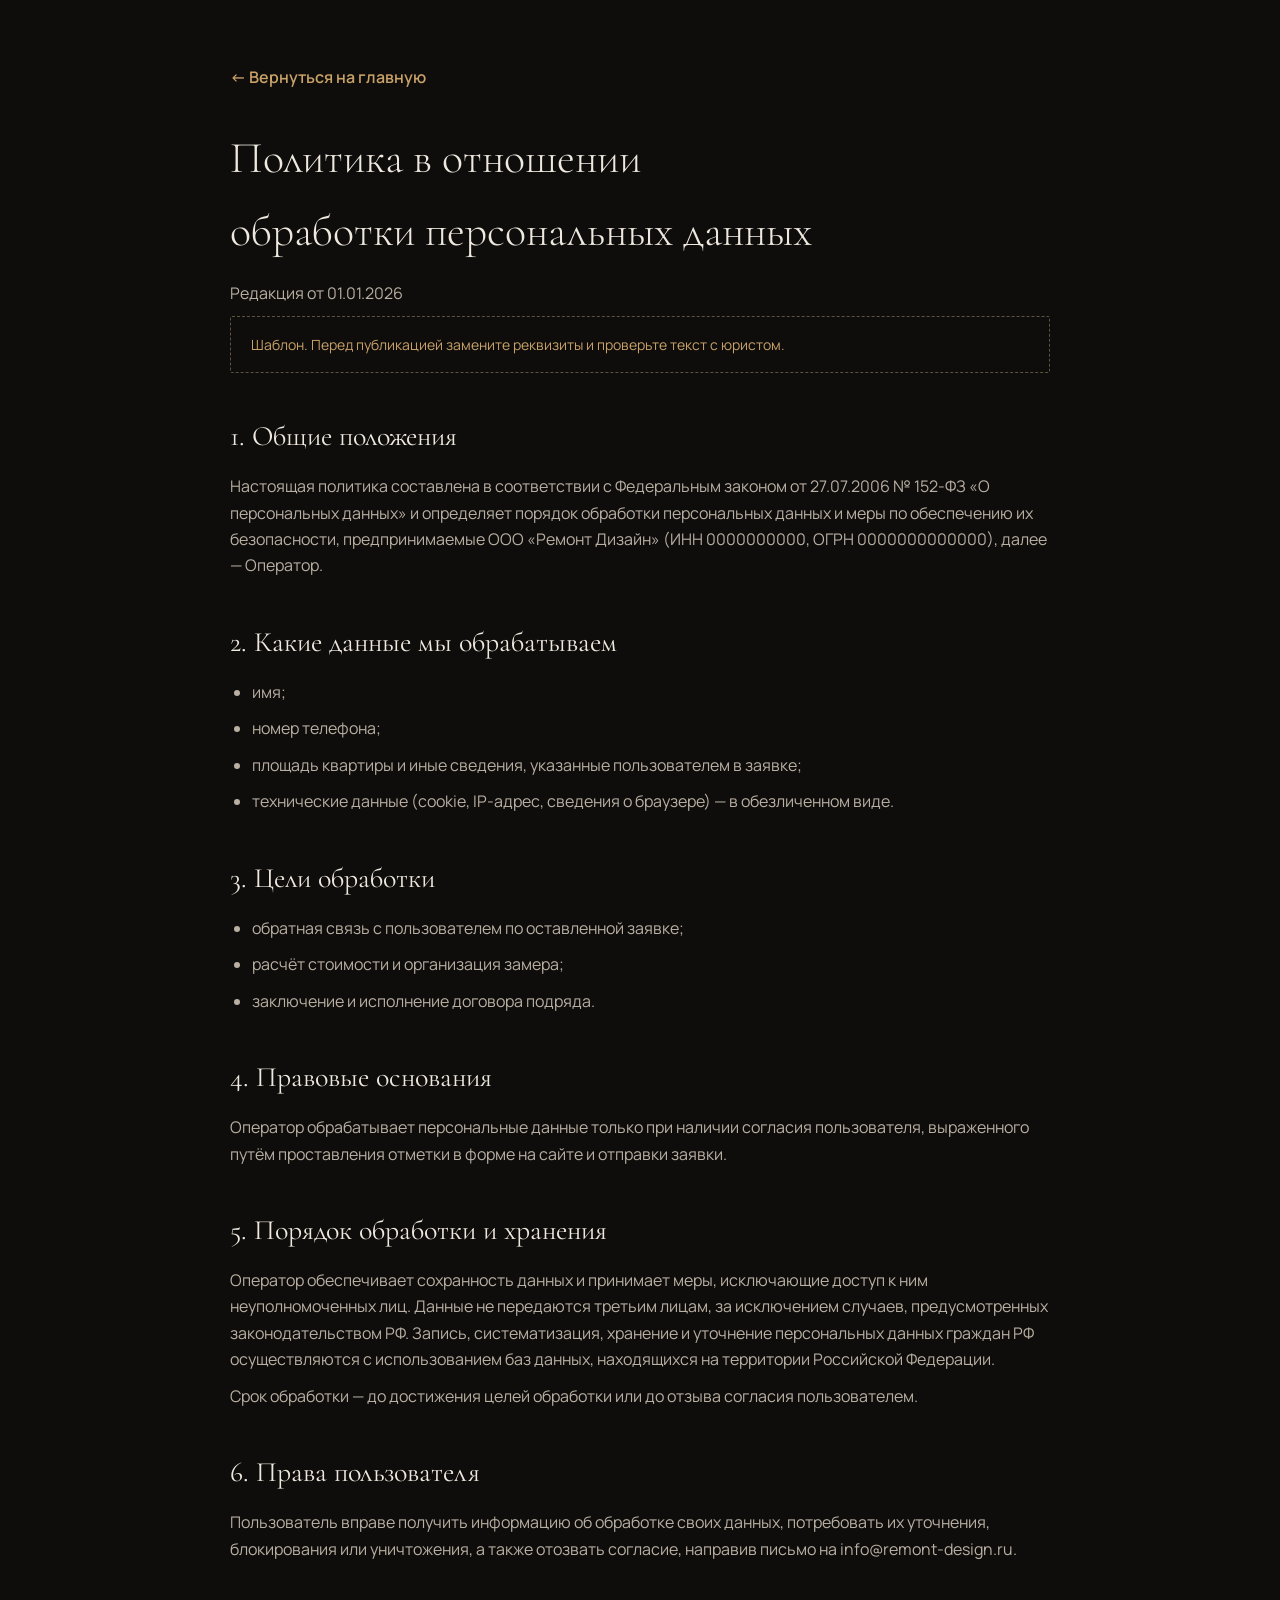
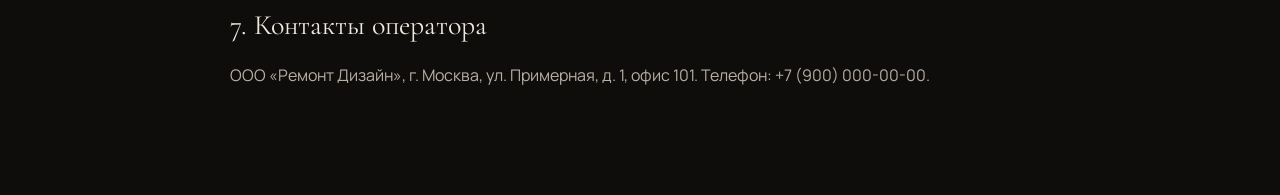
<file: privacy.html>
<!DOCTYPE html>
<html lang="ru">
<head>
  <meta charset="UTF-8">
  <meta name="viewport" content="width=device-width, initial-scale=1.0">
  <title>Политика конфиденциальности — REMONT DESIGN</title>
  <meta name="robots" content="noindex">
  <link rel="preconnect" href="https://fonts.googleapis.com">
  <link rel="preconnect" href="https://fonts.gstatic.com" crossorigin>
  <link href="https://fonts.googleapis.com/css2?family=Cormorant+Garamond:ital,wght@0,300;0,400;0,500;1,300;1,400&family=Manrope:wght@400;500;600&display=swap" rel="stylesheet">
  <link rel="stylesheet" href="styles.css">
  <style>
    .policy { padding: 64px 0 96px; max-width: 820px; }
    .policy h1 { font-family: var(--font-display); font-size: clamp(28px, 4vw, 44px); font-weight: 300; margin-bottom: 12px; }
    .policy h2 { font-family: var(--font-display); font-size: 28px; font-weight: 400; margin: 40px 0 14px; }
    .policy p, .policy li { color: var(--sand-300); margin-bottom: 10px; }
    .policy ul { list-style: disc; padding-left: 22px; }
    .policy .back { display: inline-block; margin-bottom: 32px; color: var(--gold-500); font-weight: 600; }
    .policy .back:hover { color: var(--gold-400); }
    .policy .note { padding: 16px 20px; border: 1px dashed rgba(214,185,140,.4); border-radius: 2px; color: var(--gold-500); font-size: 14px; }
  </style>
</head>
<body>
  <main class="container policy">
    <a href="index.html" class="back">← Вернуться на главную</a>
    <h1>Политика в отношении обработки персональных данных</h1>
    <p>Редакция от 01.01.2026</p>
    <p class="note">Шаблон. Перед публикацией замените реквизиты и проверьте текст с юристом.</p>

    <h2>1. Общие положения</h2>
    <p>Настоящая политика составлена в соответствии с Федеральным законом от 27.07.2006 № 152-ФЗ «О персональных данных» и определяет порядок обработки персональных данных и меры по обеспечению их безопасности, предпринимаемые ООО «Ремонт Дизайн» (ИНН 0000000000, ОГРН 0000000000000), далее — Оператор.</p>

    <h2>2. Какие данные мы обрабатываем</h2>
    <ul>
      <li>имя;</li>
      <li>номер телефона;</li>
      <li>площадь квартиры и иные сведения, указанные пользователем в заявке;</li>
      <li>технические данные (cookie, IP-адрес, сведения о браузере) — в обезличенном виде.</li>
    </ul>

    <h2>3. Цели обработки</h2>
    <ul>
      <li>обратная связь с пользователем по оставленной заявке;</li>
      <li>расчёт стоимости и организация замера;</li>
      <li>заключение и исполнение договора подряда.</li>
    </ul>

    <h2>4. Правовые основания</h2>
    <p>Оператор обрабатывает персональные данные только при наличии согласия пользователя, выраженного путём проставления отметки в форме на сайте и отправки заявки.</p>

    <h2>5. Порядок обработки и хранения</h2>
    <p>Оператор обеспечивает сохранность данных и принимает меры, исключающие доступ к ним неуполномоченных лиц. Данные не передаются третьим лицам, за исключением случаев, предусмотренных законодательством РФ. Запись, систематизация, хранение и уточнение персональных данных граждан РФ осуществляются с использованием баз данных, находящихся на территории Российской Федерации.</p>
    <p>Срок обработки — до достижения целей обработки или до отзыва согласия пользователем.</p>

    <h2>6. Права пользователя</h2>
    <p>Пользователь вправе получить информацию об обработке своих данных, потребовать их уточнения, блокирования или уничтожения, а также отозвать согласие, направив письмо на <a class="accent" href="mailto:info@remont-design.ru">info@remont-design.ru</a>.</p>

    <h2>7. Контакты оператора</h2>
    <p>ООО «Ремонт Дизайн», г. Москва, ул. Примерная, д. 1, офис 101. Телефон: +7 (900) 000-00-00.</p>
  </main>
</body>
</html>
</file>
<file: styles.css>
/* =========================================================
   REMONT DESIGN — стили лендинга
   Построены на токенах из DESIGN-SYSTEM.md
   Layout: асимметричный первый экран (текст 5 кол. / фото 7 кол. под край),
   ряды «иконка + текст» на волосяных линиях, компактный ритм секций
   ========================================================= */

:root {
  color-scheme: dark;

  /* Цвет */
  --ink-900: #0E0D0C;
  --ink-800: #151413;
  --ink-700: #1D1B19;
  --ink-600: #2A2724;
  --line: rgba(201, 162, 104, 0.18);
  --line-strong: rgba(201, 162, 104, 0.45);
  --gold-400: #DDBD8A;
  --gold-500: #C9A268;
  --gold-600: #A8834D;
  --sand-100: #EFE8DE;
  --sand-300: #B9AFA2;
  --sand-500: #7E766C;
  --error: #E08A76;
  --success: #9CC6A0;

  /* Шрифты */
  --font-display: "Cormorant Garamond", "Cormorant", Georgia, "Times New Roman", serif;
  --font-body: "Manrope", system-ui, -apple-system, "Segoe UI", Roboto, sans-serif;

  /* Шкала */
  --fs-display: clamp(48px, 7vw, 88px);
  --fs-h1: clamp(40px, 5vw, 64px);
  --fs-h2: clamp(34px, 3.8vw, 48px);
  --fs-h3: clamp(24px, 2.2vw, 28px);
  --fs-number: clamp(36px, 3.4vw, 44px);
  --fs-body-lg: 18px;
  --fs-body: 16px;
  --fs-small: 14px;
  --fs-label: 13px;
  --fs-eyebrow: 12px;
  --tracking-label: 0.12em;
  --tracking-eyebrow: 0.2em;

  /* Отступы */
  --space-1: 4px;
  --space-2: 8px;
  --space-3: 12px;
  --space-4: 16px;
  --space-5: 24px;
  --space-6: 32px;
  --space-7: 48px;
  --space-8: 64px;
  --space-9: 96px;

  /* Сетка */
  --container: 1240px;
  --pad-x: 40px;
  --gutter: 24px;
  --section-y: clamp(56px, 8vw, 96px);
  --header-h: 80px;

  /* Форма */
  --radius: 2px;
  --radius-pill: 999px;
  --radius-card: 16px;
  --hairline: 1px solid var(--line);

  /* Движение */
  --ease: cubic-bezier(0.22, 0.61, 0.36, 1);
  --t-fast: 300ms var(--ease);
  --t-slow: 600ms var(--ease);
}

/* ---------- База ---------- */
*,
*::before,
*::after { box-sizing: border-box; }

html {
  scroll-behavior: smooth;
  scroll-padding-top: calc(var(--header-h) + 8px);
  -webkit-text-size-adjust: 100%;
}

body {
  margin: 0;
  background: var(--ink-900);
  color: var(--sand-100);
  font-family: var(--font-body);
  font-size: var(--fs-body);
  line-height: 1.65;
  -webkit-font-smoothing: antialiased;
  overflow-x: hidden;
}
body.menu-open { overflow: hidden; }

img { max-width: 100%; display: block; }
a { color: inherit; text-decoration: none; }
h1, h2, h3, h4 { margin: 0; font-weight: 400; text-wrap: balance; }

/* У Cormorant по умолчанию старостильные цифры — включаем выровненные */
.hero__title, .section__title, .hero__facts strong, .step__num, .service__price,
.quiz__price, .review blockquote, .faq__item summary, .logo__mark {
  font-variant-numeric: lining-nums;
}
p, figure, blockquote, dl, dd { margin: 0; }
ul, ol { margin: 0; padding: 0; list-style: none; }
button, input { font: inherit; color: inherit; }
em { font-style: italic; }

:focus-visible {
  outline: 1px solid var(--gold-500);
  outline-offset: 4px;
}

.container {
  width: 100%;
  max-width: var(--container);
  margin: 0 auto;
  padding-inline: var(--pad-x);
}

.icon {
  width: 20px;
  height: 20px;
  flex-shrink: 0;
  fill: none;
  stroke: currentColor;
  stroke-width: 1.25;
  stroke-linecap: round;
  stroke-linejoin: round;
}

.skip-link {
  position: absolute;
  left: 16px;
  top: -60px;
  z-index: 200;
  padding: 10px 16px;
  background: var(--gold-500);
  color: var(--ink-900);
  font-weight: 600;
  transition: top var(--t-fast);
}
.skip-link:focus { top: 12px; }

/* ---------- Типографика ---------- */
.eyebrow {
  margin-bottom: var(--space-4);
  color: var(--gold-500);
  font-size: var(--fs-eyebrow);
  font-weight: 600;
  letter-spacing: var(--tracking-eyebrow);
  text-transform: uppercase;
}

.section__title {
  font-family: var(--font-display);
  font-size: var(--fs-h2);
  font-weight: 400;
  line-height: 1.1;
}
.section__title em,
.hero__title em {
  color: var(--gold-500);
  font-weight: 300;
}

.stroke {
  display: block;
  width: 56px;
  height: 1px;
  background: var(--gold-500);
}

/* ---------- Кнопки ---------- */
.btn {
  display: inline-flex;
  align-items: center;
  justify-content: center;
  gap: var(--space-3);
  height: 52px;
  padding-inline: 28px;
  border: 1px solid transparent;
  border-radius: var(--radius);
  font-size: var(--fs-label);
  font-weight: 600;
  letter-spacing: var(--tracking-label);
  text-transform: uppercase;
  white-space: nowrap;
  cursor: pointer;
  transition: background-color var(--t-fast), color var(--t-fast), border-color var(--t-fast);
}
.btn .icon { transition: transform var(--t-fast); }
.btn:hover .icon { transform: translateX(4px); }

.btn--primary { background: var(--gold-500); color: var(--ink-900); }
.btn--primary:hover { background: var(--gold-400); }
.btn--primary:active { background: var(--gold-600); }

.btn--outline { border-color: var(--line-strong); background: transparent; color: var(--sand-100); }
.btn--outline:hover { border-color: var(--gold-500); color: var(--gold-500); }

.btn--pill {
  height: 44px;
  padding-inline: 22px;
  border-color: var(--line-strong);
  border-radius: var(--radius-pill);
  color: var(--sand-100);
}
.btn--pill .icon { width: 16px; height: 16px; color: var(--gold-500); }
.btn--pill:hover { border-color: var(--gold-500); color: var(--gold-500); }
.btn--pill:hover .icon { transform: none; }

.btn--block { width: 100%; }

.round-link {
  display: inline-flex;
  align-items: center;
  gap: var(--space-4);
}
.round-link__icon {
  display: grid;
  place-items: center;
  width: 52px;
  height: 52px;
  border: 1px solid var(--line-strong);
  border-radius: 50%;
  color: var(--gold-500);
  transition: border-color var(--t-fast), background-color var(--t-fast), color var(--t-fast);
}
.round-link:hover .round-link__icon {
  border-color: var(--gold-500);
  background: var(--gold-500);
  color: var(--ink-900);
}
.round-link__text {
  display: flex;
  flex-direction: column;
  font-size: var(--fs-small);
  color: var(--sand-300);
  line-height: 1.4;
}
.round-link__text b {
  color: var(--sand-100);
  font-size: var(--fs-label);
  font-weight: 600;
  letter-spacing: var(--tracking-label);
  text-transform: uppercase;
}

/* ---------- Шапка ---------- */
.header {
  position: fixed;
  top: env(safe-area-inset-top, 0px);
  left: 0;
  right: 0;
  z-index: 100;
  height: var(--header-h);
  border-bottom: 1px solid transparent;
  transition: background-color var(--t-fast), border-color var(--t-fast), height var(--t-fast);
}
/* Пока шапка лежит на фото первого экрана — мягкое затемнение сверху, чтобы логотип читался */
.header::before {
  content: "";
  position: absolute;
  left: 0;
  right: 0;
  top: 0;
  height: 150%;
  z-index: -1;
  background: linear-gradient(180deg, rgba(14, 13, 12, 0.75) 0%, rgba(14, 13, 12, 0.35) 60%, transparent 100%);
  pointer-events: none;
  transition: opacity var(--t-fast);
}
.header.is-scrolled::before { opacity: 0; }
.header.is-scrolled {
  --header-h: 64px;
  background: rgba(14, 13, 12, 0.92);
  backdrop-filter: blur(12px);
  -webkit-backdrop-filter: blur(12px);
  border-bottom-color: var(--line);
}

.header__inner {
  height: 100%;
  display: flex;
  align-items: center;
  justify-content: space-between;
  gap: var(--space-5);
}

.logo {
  display: inline-flex;
  align-items: center;
  gap: var(--space-3);
  flex-shrink: 0;
}
.logo__mark {
  font-family: var(--font-display);
  font-size: 40px;
  font-weight: 300;
  line-height: 1;
  color: var(--gold-500);
  letter-spacing: -0.06em;
}
.logo__mark i { font-style: italic; position: relative; top: 6px; }
.logo__text { display: flex; flex-direction: column; line-height: 1.25; }
.logo__text b {
  font-size: 14px;
  font-weight: 500;
  letter-spacing: 0.18em;
}
.logo__text small {
  font-size: 11px;
  color: var(--sand-500);
  letter-spacing: 0.04em;
}

.nav__list { display: flex; gap: 28px; }
.nav__list a {
  position: relative;
  padding-block: 6px;
  font-size: 12px;
  font-weight: 600;
  letter-spacing: var(--tracking-label);
  text-transform: uppercase;
  color: var(--sand-300);
  transition: color var(--t-fast);
}
.nav__list a::after {
  content: "";
  position: absolute;
  left: 0;
  bottom: 0;
  width: 100%;
  height: 1px;
  background: var(--gold-500);
  transform: scaleX(0);
  transform-origin: right;
  transition: transform var(--t-fast);
}
.nav__list a:hover,
.nav__list a.is-active { color: var(--sand-100); }
.nav__list a:hover::after,
.nav__list a.is-active::after { transform: scaleX(1); transform-origin: left; }
.nav__phone-mobile { display: none; }

.header__actions { display: flex; align-items: center; gap: 20px; }
/* Кнопки звонка и чата — тёмное стекло, чтобы не терялись на фото */
.header__call,
.header__support {
  background: rgba(14, 13, 12, 0.55);
  backdrop-filter: blur(12px);
  -webkit-backdrop-filter: blur(12px);
}
/* Кнопка чата с менеджером — рядом со звонком */
.header__support {
  position: relative;
  display: grid;
  place-items: center;
  flex-shrink: 0;
  width: 44px;
  height: 44px;
  padding: 0;
  border: 1px solid var(--line-strong);
  border-radius: 50%;
  background: transparent;
  color: var(--gold-500);
  cursor: pointer;
  transition: border-color var(--t-fast), background-color var(--t-fast), color var(--t-fast);
}
.header__support .icon { width: 20px; height: 20px; }
.header__support:hover,
.header__support[aria-expanded="true"] { background: var(--gold-500); border-color: var(--gold-500); color: var(--ink-900); }
.header__support-dot {
  position: absolute;
  top: 1px;
  right: 1px;
  width: 10px;
  height: 10px;
  border-radius: 50%;
  background: #7FCB8E;
  border: 2px solid var(--ink-900);
}
.header__phone {
  font-size: var(--fs-small);
  font-weight: 600;
  white-space: nowrap;
  transition: color var(--t-fast);
}
.header__phone:hover { color: var(--gold-500); }

.burger {
  display: none;
  position: relative;
  width: 44px;
  height: 44px;
  padding: 0;
  border: 0;
  background: transparent;
  cursor: pointer;
}
.burger span {
  position: absolute;
  left: 10px;
  right: 10px;
  height: 1px;
  background: var(--sand-100);
  transition: transform var(--t-fast), opacity var(--t-fast), top var(--t-fast);
}
.burger span:nth-child(1) { top: 15px; }
.burger span:nth-child(2) { top: 22px; }
.burger span:nth-child(3) { top: 29px; }
.burger[aria-expanded="true"] span:nth-child(1) { top: 22px; transform: rotate(45deg); }
.burger[aria-expanded="true"] span:nth-child(2) { opacity: 0; }
.burger[aria-expanded="true"] span:nth-child(3) { top: 22px; transform: rotate(-45deg); }

/* ---------- Плейсхолдеры фото ---------- */
.ph {
  position: relative;
  display: flex;
  flex-direction: column;
  align-items: center;
  justify-content: center;
  gap: var(--space-3);
  max-width: 100%;
  overflow: hidden;
  background:
    radial-gradient(ellipse at 70% 30%, rgba(201, 162, 104, 0.16), transparent 60%),
    linear-gradient(160deg, #2B2620 0%, #1C1916 55%, #141210 100%);
  outline: 1px dashed var(--line-strong);
  outline-offset: -1px;
  color: var(--sand-300);
}
.ph__icon {
  width: 32px;
  height: 32px;
  fill: none;
  stroke: var(--gold-500);
  stroke-width: 1.25;
  stroke-linecap: round;
  stroke-linejoin: round;
}
.ph__label {
  max-width: 300px;
  padding-inline: var(--space-4);
  text-align: center;
  font-size: 12px;
  line-height: 1.5;
}
.ph__label b {
  display: block;
  margin-bottom: var(--space-1);
  color: var(--sand-100);
  font-size: var(--fs-label);
  font-weight: 600;
  letter-spacing: var(--tracking-label);
  text-transform: uppercase;
}

/* ---------- 1. Первый экран ---------- */
.hero {
  position: relative;
  display: flex;
  flex-direction: column;
  justify-content: flex-end;
  min-height: 760px;
  padding-top: calc(var(--header-h) + var(--space-9));
  padding-bottom: var(--space-7);
  overflow: hidden;
}
.hero__media {
  position: absolute;
  top: 0;
  right: 0;
  bottom: 0;
  width: 60%;
  align-items: flex-end;
  justify-content: flex-end;
  padding: var(--space-6);
  padding-bottom: 150px;
}
.hero__media { margin: 0; overflow: hidden; background: var(--ink-800); }
.hero__img {
  position: absolute;
  inset: 0;
  width: 100%;
  height: 100%;
  object-fit: cover;
  object-position: 62% 55%;
}
/* Живое фото: script.js двигает его на несколько пикселей (наклон телефона или мышь),
   запас по краям даёт scale */
.js-anim .hero__img {
  transform: translate3d(var(--tx, 0px), var(--ty, 0px), 0) scale(1.08);
  will-change: transform;
}
.hero__media::before {
  content: "";
  position: absolute;
  inset: 0;
  z-index: 1;
  background: linear-gradient(90deg, var(--ink-900) 0%, rgba(14, 13, 12, 0.6) 25%, transparent 55%);
  pointer-events: none;
}

.hero__inner { position: relative; }
.hero__content { max-width: 700px; }

.hero__title {
  font-family: var(--font-display);
  font-size: var(--fs-display);
  font-weight: 300;
  line-height: 1;
  letter-spacing: -0.01em;
}
.hero__title .line {
  display: block;
  animation: line-in 900ms var(--ease) both;
}
.hero__title .line:nth-child(2) { animation-delay: 80ms; }
.hero__title .line:nth-child(3) { animation-delay: 160ms; }
@keyframes line-in {
  from { opacity: 0; transform: translateY(18px); }
  to { opacity: 1; transform: none; }
}

.hero .stroke { margin-block: var(--space-6); }
.hero__lead {
  max-width: 460px;
  color: var(--sand-300);
  font-size: var(--fs-body-lg);
}
.hero__actions {
  display: flex;
  flex-wrap: wrap;
  align-items: center;
  gap: var(--space-5) var(--space-6);
  margin-top: var(--space-7);
}

.hero__facts {
  display: grid;
  grid-template-columns: repeat(4, 1fr);
  margin-top: var(--space-8);
  border-top: var(--hairline);
}
.hero__facts li {
  display: flex;
  align-items: center;
  gap: var(--space-4);
  padding: var(--space-5) var(--space-5) 0;
  border-left: var(--hairline);
}
.hero__facts li:first-child { padding-left: 0; border-left: 0; }
.hero__facts strong {
  font-family: var(--font-display);
  font-size: var(--fs-number);
  font-weight: 300;
  line-height: 1;
  color: var(--gold-500);
  white-space: nowrap;
}
.hero__facts li > span { font-size: 13px; line-height: 1.4; color: var(--sand-300); }

/* Цифры студии — отдельная полоса сразу под первым экраном */
.facts { padding-bottom: var(--space-7); }
.facts .hero__facts { margin-top: 0; }

/* Первый экран: анимация запускается сама при открытии (~2 с).
   Окно с фото растёт до полного экрана, буквы увеличиваются и растворяются,
   затем проявляется оффер. Только с классом js-anim (см. <head>),
   иначе первый экран статичный. Старт — класс .is-play из script.js */
.hero__word { display: none; }
.js-anim .hero { min-height: 100vh; min-height: 100svh; }
.js-anim .hero__media {
  width: 100%;
  clip-path: inset(32% 30% round 4px);
  transition: clip-path 1100ms cubic-bezier(0.65, 0, 0.35, 1) 250ms;
  will-change: clip-path;
}
.js-anim .hero.is-play .hero__media { clip-path: inset(0 0 0 0 round 0); }
.js-anim .hero__media::before {
  background:
    linear-gradient(90deg, rgba(14, 13, 12, 0.9) 0%, rgba(14, 13, 12, 0.45) 45%, transparent 75%),
    linear-gradient(0deg, rgba(14, 13, 12, 0.85) 0%, transparent 45%);
  opacity: 0;
  transition: opacity 700ms var(--ease) 1000ms;
}
.js-anim .hero.is-play .hero__media::before { opacity: 1; }
.js-anim .hero__word {
  display: block;
  position: absolute;
  left: 50%;
  top: 50%;
  z-index: 1;
  margin: 0;
  transform: translate(-50%, -50%) scale(1);
  font-family: var(--font-display);
  font-weight: 300;
  font-size: clamp(56px, 15vw, 220px);
  line-height: 0.88;
  letter-spacing: -0.01em;
  text-align: center;
  white-space: nowrap;
  color: var(--sand-100);
  text-shadow: 0 4px 40px rgba(14, 13, 12, 0.55);
  pointer-events: none;
  transition: transform 1200ms cubic-bezier(0.65, 0, 0.35, 1) 250ms, opacity 700ms var(--ease) 650ms;
  will-change: transform, opacity;
}
.js-anim .hero.is-play .hero__word { transform: translate(-50%, -50%) scale(2.4); opacity: 0; }
.js-anim .hero__word span { display: block; font-style: italic; color: var(--gold-400); }
.js-anim .hero__inner { z-index: 2; pointer-events: none; }
.js-anim .hero.is-final .hero__inner { pointer-events: auto; }
/* Оффер: строки заголовка и остальное выезжают по очереди */
.js-anim .hero__title .line,
.js-anim .hero__content > :not(.hero__title) {
  animation: none;
  opacity: 0;
  transform: translateY(24px);
  transition: opacity 700ms var(--ease), transform 700ms var(--ease);
}
.js-anim .hero__content > .eyebrow { transition-delay: 1050ms; }
.js-anim .hero__title .line:nth-child(1) { transition-delay: 1150ms; }
.js-anim .hero__title .line:nth-child(2) { transition-delay: 1250ms; }
.js-anim .hero__title .line:nth-child(3) { transition-delay: 1350ms; }
.js-anim .hero__content > .stroke { transition-delay: 1450ms; }
.js-anim .hero__content > .hero__lead { transition-delay: 1500ms; }
.js-anim .hero__content > .hero__actions { transition-delay: 1600ms; }
.js-anim .hero.is-play .hero__title .line,
.js-anim .hero.is-play .hero__content > :not(.hero__title) { opacity: 1; transform: none; }

/* ---------- Было / стало: два проекта со стрелками по бокам ---------- */
.ba-gallery { position: relative; }
.ba-slides { display: grid; }
/* Блок целиком помещается на экран: ширина подбирается так, чтобы фото было не выше 64% окна */
.ba-gallery { --ba-ratio: 16 / 9; width: min(100%, calc(64vh * var(--ba-ratio))); margin-inline: auto; }
.ba-gallery + .ba__meta { --ba-ratio: 16 / 9; width: min(100%, calc(64vh * var(--ba-ratio))); margin-inline: auto; }
.ba-slides > .ba { grid-area: 1 / 1; opacity: 0; visibility: hidden; transition: opacity 500ms var(--ease), visibility 500ms; }
.ba-slides > .ba.is-active { opacity: 1; visibility: visible; }
.ba-arrow {
  position: absolute;
  top: 50%;
  z-index: 3;
  display: grid;
  place-items: center;
  width: 40px;
  height: 40px;
  margin-top: -20px;
  padding: 0;
  border: 1px solid rgba(239, 232, 222, 0.25);
  border-radius: 50%;
  background: rgba(14, 13, 12, 0.45);
  color: rgba(239, 232, 222, 0.75);
  backdrop-filter: blur(6px);
  -webkit-backdrop-filter: blur(6px);
  cursor: pointer;
  opacity: 0.7;
  transition: opacity var(--t-fast), border-color var(--t-fast), color var(--t-fast);
}
.ba-arrow:hover,
.ba-arrow:focus-visible { opacity: 1; border-color: var(--gold-500); color: var(--gold-500); }
.ba-arrow .icon { width: 18px; height: 18px; }
.ba-arrow--prev { left: 12px; }
.ba-arrow--next { right: 12px; }
.ba__count { font-family: var(--font-display); font-size: 20px; color: var(--sand-500); white-space: nowrap; font-variant-numeric: lining-nums; }
.ba__count b { color: var(--gold-500); font-weight: 400; }

/* ---------- Было / стало ---------- */
.ba {
  position: relative;
  aspect-ratio: 16 / 9;
  max-width: 100%;
  overflow: hidden;
  border: var(--hairline);
  cursor: ew-resize;
  touch-action: pan-y;
  user-select: none;
  -webkit-user-select: none;
}
.ba:focus-visible { outline: 1px solid var(--gold-500); outline-offset: 4px; }
.ba__before { position: absolute; inset: 0; background: var(--ink-700); }
.ba__after {
  position: absolute;
  inset: 0;
  clip-path: inset(0 0 0 var(--bx, 50%));
}
/* Фото «до» и «после» одного размера и кадрирования — совпадают пиксель в пиксель */
.ba__img, .ba__img img { display: block; width: 100%; height: 100%; }
.ba__img img { object-fit: cover; object-position: var(--ba-focus, 50%) 50%; pointer-events: none; -webkit-user-drag: none; }
.ba[data-project="0"] { --ba-focus: 40%; }
.ba[data-project="1"] { --ba-focus: 62%; }
.ba__tag {
  position: absolute;
  top: var(--space-4);
  padding: 6px 14px;
  background: rgba(14, 13, 12, 0.75);
  font-size: 12px;
  font-weight: 600;
  letter-spacing: var(--tracking-eyebrow);
  text-transform: uppercase;
}
.ba__tag--l { left: var(--space-4); }
.ba__tag--r { right: var(--space-4); color: var(--gold-500); }
.ba__handle { position: absolute; top: 0; bottom: 0; left: var(--bx, 50%); width: 0; }
.ba__handle::before { content: ""; position: absolute; top: 0; bottom: 0; left: -1px; width: 2px; background: var(--gold-500); }
.ba__knob {
  position: absolute;
  top: 50%;
  left: 0;
  display: grid;
  place-items: center;
  width: 56px;
  height: 56px;
  margin: -28px 0 0 -28px;
  border-radius: 50%;
  background: var(--gold-500);
  color: var(--ink-900);
  font-size: 18px;
  font-weight: 600;
  box-shadow: 0 10px 30px rgba(0, 0, 0, 0.5);
  transition: transform var(--t-fast);
}
.ba:hover .ba__knob { transform: scale(1.08); }
/* Точки на фото «стало»: нажали — снизу выезжает карточка, что и из чего сделано */
.ba-spot {
  position: absolute;
  left: var(--sx, 50%);
  top: var(--sy, 50%);
  z-index: 2;
  width: 44px;
  height: 44px;
  margin: -22px 0 0 -22px;
  padding: 0;
  border: 0;
  border-radius: 50%;
  background: none;
  cursor: pointer;
  touch-action: manipulation;
}
.ba-spot::before {
  content: "";
  position: absolute;
  inset: 8px;
  border-radius: 50%;
  background: rgba(14, 13, 12, 0.45);
  border: 1px solid rgba(255, 255, 255, 0.7);
  backdrop-filter: blur(4px);
  -webkit-backdrop-filter: blur(4px);
  animation: ba-spot-pulse 2.4s var(--ease) infinite;
}
.ba-spot::after {
  content: "";
  position: absolute;
  inset: 17px;
  border-radius: 50%;
  background: var(--gold-500);
  transition: transform var(--t-fast), background-color var(--t-fast);
}
.ba-spot:hover::after,
.ba-spot.is-on::after { transform: scale(1.35); background: var(--sand-100); }
.ba-spot:focus-visible { outline: 1px solid var(--gold-500); outline-offset: 2px; }
@keyframes ba-spot-pulse {
  0%, 100% { box-shadow: 0 0 0 0 rgba(201, 162, 104, 0.55); }
  60% { box-shadow: 0 0 0 10px rgba(201, 162, 104, 0); }
}
.ba-card {
  position: absolute;
  left: var(--space-3);
  right: var(--space-3);
  bottom: var(--space-3);
  z-index: 3;
  max-width: 420px;
  margin-left: auto;
  padding: var(--space-4) var(--space-5);
  padding-right: 52px;
  background: rgba(14, 13, 12, 0.88);
  backdrop-filter: blur(10px);
  -webkit-backdrop-filter: blur(10px);
  border: 1px solid var(--line-strong);
  cursor: default;
  opacity: 0;
  visibility: hidden;
  transform: translateY(16px);
  transition: opacity var(--t-fast), transform var(--t-fast), visibility var(--t-fast);
}
.ba-card.is-open { opacity: 1; visibility: visible; transform: none; }
.ba-card__t {
  display: block;
  font-size: 11px;
  font-weight: 600;
  letter-spacing: var(--tracking-eyebrow);
  text-transform: uppercase;
  color: var(--gold-500);
}
.ba-card__h {
  margin-top: 4px;
  font-family: var(--font-display);
  font-size: 24px;
  font-weight: 400;
  line-height: 1.15;
  color: var(--sand-100);
}
.ba-card__p { margin-top: 6px; font-size: 13px; line-height: 1.5; color: var(--sand-300); }
.ba-card__x {
  position: absolute;
  top: 4px;
  right: 4px;
  width: 44px;
  height: 44px;
  border: 0;
  background: none;
  color: var(--sand-300);
  font-size: 16px;
  cursor: pointer;
}
.ba-card__x:hover { color: var(--gold-500); }
@media (prefers-reduced-motion: reduce) {
  .ba-spot::before { animation: none; }
}
.ba__meta {
  display: flex;
  align-items: baseline;
  justify-content: space-between;
  gap: var(--space-4);
  margin-top: var(--space-3);
  color: var(--sand-300);
  font-size: var(--fs-small);
}

/* ---------- Секции ---------- */
.section { padding-block: var(--section-y); }
.section--alt { background: var(--ink-800); }

.section__head { max-width: 720px; margin-bottom: var(--space-7); }
.section__head--row {
  display: flex;
  align-items: flex-end;
  justify-content: space-between;
  gap: var(--space-6);
  max-width: none;
}
.section__note {
  margin-top: var(--space-4);
  max-width: 400px;
  color: var(--sand-300);
  font-size: var(--fs-small);
}

/* ---------- 2. Услуги ---------- */
.services {
  display: grid;
  grid-template-columns: repeat(4, 1fr);
  gap: var(--gutter);
}
/* Карточка-перевёртыш: лицевая сторона — фото и описание, оборотная — что входит */
.service { perspective: 1400px; cursor: pointer; }
.service__inner {
  display: grid;
  height: 100%;
  transform-style: preserve-3d;
  transition: transform 800ms var(--ease);
}
.service.is-flipped .service__inner { transform: rotateY(180deg); }
/* Safari на iPhone не всегда прячет «спину» стороны, если внутри есть своя анимация
   (фото с масштабом/обрезкой) — поэтому скрытую сторону гасим ровно на середине поворота */
.service__front { transition: visibility 0s linear 400ms; }
.service__back { visibility: hidden; transition: visibility 0s linear 400ms; }
.service.is-flipped .service__front { visibility: hidden; }
.service.is-flipped .service__back { visibility: visible; }
.service__face {
  grid-area: 1 / 1;
  display: flex;
  flex-direction: column;
  min-width: 0;
  backface-visibility: hidden;
  -webkit-backface-visibility: hidden;
}
.service__back {
  transform: rotateY(180deg);
  padding: var(--space-5);
  background: var(--ink-700);
  border: 1px solid var(--line-strong);
}
.service .service__back h3 {
  font-family: var(--font-body);
  font-size: var(--fs-label);
  font-weight: 600;
  letter-spacing: var(--tracking-label);
  text-transform: uppercase;
  color: var(--gold-500);
  margin-bottom: var(--space-4);
}
.service__list li {
  display: flex;
  gap: var(--space-3);
  padding-block: var(--space-2);
  border-bottom: var(--hairline);
  font-size: var(--fs-small);
  line-height: 1.45;
  color: var(--sand-100);
}
.service__list li::before { content: "✓"; color: var(--gold-500); }
.service p.service__back-price {
  display: flex;
  align-items: baseline;
  justify-content: space-between;
  gap: var(--space-3);
  margin-top: auto;
  padding-top: var(--space-5);
}
.service__more {
  align-self: flex-start;
  display: inline-flex;
  align-items: center;
  gap: var(--space-2);
  margin-top: var(--space-4);
  padding: 6px 0;
  background: none;
  border: 0;
  border-bottom: 1px solid var(--line-strong);
  color: var(--gold-500);
  font-size: 12px;
  font-weight: 600;
  letter-spacing: var(--tracking-label);
  text-transform: uppercase;
  cursor: pointer;
  transition: border-color var(--t-fast), color var(--t-fast);
}
.service__more:hover { color: var(--gold-400); border-color: var(--gold-500); }
.ph--card {
  aspect-ratio: 4 / 3;
  margin-bottom: var(--space-5);
  transition: filter var(--t-slow);
}
.service:hover .ph--card { filter: brightness(1.08); }
.svc-photo { position: relative; overflow: hidden; background: var(--ink-700); }
.svc-photo picture { display: block; height: 100%; }
.svc-photo img {
  width: 100%;
  height: 100%;
  object-fit: cover;
  transition: transform var(--t-slow);
}
.service:hover .svc-photo img { transform: scale(1.04); }
.service h3 {
  font-family: var(--font-display);
  font-size: var(--fs-h3);
  font-weight: 500;
  line-height: 1.2;
  margin-bottom: var(--space-3);
  transition: color var(--t-fast);
}
.service:hover h3 { color: var(--gold-500); }
.service p { color: var(--sand-300); font-size: var(--fs-small); line-height: 1.55; }
.service p.service__meta {
  display: flex;
  align-items: baseline;
  justify-content: space-between;
  gap: var(--space-3);
  margin-top: auto;
  padding-top: var(--space-4);
  border-top: var(--hairline);
}
.service__front > p:not(.service__meta) { margin-bottom: var(--space-5); }
.service__price {
  font-family: var(--font-display);
  font-size: 22px;
  font-weight: 500;
  color: var(--gold-500);
}

/* ---------- 3. Этапы ---------- */
.steps {
  position: relative;
  display: grid;
  grid-template-columns: repeat(5, 1fr);
  gap: var(--gutter);
}
.steps::before {
  content: "";
  position: absolute;
  left: 0;
  right: 0;
  top: 64px;
  height: 1px;
  background: var(--line);
}
.step { position: relative; display: flex; flex-direction: column; }
.step__num {
  font-family: var(--font-display);
  font-size: var(--fs-number);
  font-weight: 300;
  line-height: 1;
  color: var(--gold-500);
  height: 52px;
}
.step__dot {
  position: relative;
  width: 9px;
  height: 9px;
  margin: 8px 0 var(--space-5);
  border: 1px solid var(--gold-500);
  border-radius: 50%;
  background: var(--ink-800);
  transition: background-color var(--t-fast), transform var(--t-fast);
}
.step:hover .step__dot { background: var(--gold-500); transform: scale(1.3); }
.step h3 {
  margin-bottom: var(--space-2);
  font-size: var(--fs-label);
  font-weight: 600;
  letter-spacing: var(--tracking-label);
  text-transform: uppercase;
}
.step p { color: var(--sand-300); font-size: var(--fs-small); line-height: 1.55; }
.step__time {
  margin-top: var(--space-3);
  color: var(--gold-500);
  font-size: var(--fs-eyebrow);
  font-weight: 600;
  letter-spacing: var(--tracking-label);
  text-transform: uppercase;
}

/* ---------- 4. Портфолио ---------- */

/* ---------- 5. Почему мы — карточки стопкой ---------- */
/* Каждая карточка липнет к верху чуть ниже предыдущей; следующая наезжает
   на неё, а предыдущая уходит вглубь (масштаб и яркость задаёт script.js) */
.stack { --stack-top: calc(var(--header-h) + var(--space-6)); }
.stack-card {
  position: relative;
  display: flex;
  flex-direction: column;
  justify-content: flex-end;
  gap: var(--space-5);
  min-height: min(52vh, 440px);
  overflow: hidden;
  /* Текст занимает левую часть, справа — фото */
  padding-right: calc(52% + clamp(24px, 4vw, 56px)) !important;
  margin-bottom: var(--space-5);
  padding: clamp(24px, 4vw, 56px);
  background: var(--ink-700);
  border: 1px solid var(--line-strong);
  transform-origin: 50% 0;
  transform: scale(var(--s, 1));
  filter: brightness(var(--b, 1));
}
.js-anim .stack-card {
  position: sticky;
  top: calc(var(--stack-top) + var(--i) * 18px);
  margin-bottom: 8vh;
}
.js-anim .stack-card:last-child { margin-bottom: 0; }
.stack-card__idx {
  position: absolute;
  top: clamp(24px, 4vw, 48px);
  left: clamp(24px, 4vw, 56px);
  font-family: var(--font-display);
  font-size: 22px;
  color: var(--sand-500);
  font-variant-numeric: lining-nums;
}
.stack-card__big {
  font-family: var(--font-display);
  font-weight: 300;
  font-size: clamp(56px, 7.5vw, 112px);
  line-height: 0.9;
  white-space: nowrap;
  color: var(--gold-500);
  font-variant-numeric: lining-nums;
}
.stack-card__big small {
  display: block;
  margin-top: var(--space-4);
  line-height: 1.4;
  font-family: var(--font-body);
  font-size: var(--fs-small);
  color: var(--sand-300);
}
.stack-card h3 {
  font-size: var(--fs-label);
  font-weight: 600;
  letter-spacing: var(--tracking-label);
  text-transform: uppercase;
}
.stack-card__photo {
  position: absolute;
  top: 0;
  right: 0;
  bottom: 0;
  width: 56%;
  margin: 0;
}
.stack-card__photo picture { display: block; height: 100%; }
.stack-card__photo img { width: 100%; height: 100%; object-fit: cover; }
/* Фото растворяется в фон карточки со стороны текста (маска прозрачности — без шва на краю) */
.stack-card__photo {
  -webkit-mask-image: linear-gradient(90deg, transparent 0%, rgba(0, 0, 0, 0.45) 22%, #000 50%);
  mask-image: linear-gradient(90deg, transparent 0%, rgba(0, 0, 0, 0.45) 22%, #000 50%);
}
.stack-card__text {
  max-width: 440px;
  padding-top: var(--space-5);
  border-top: 1px solid var(--line);
}
.stack-card__text p { max-width: 420px; margin-top: var(--space-3); color: var(--sand-300); font-size: 17px; line-height: 1.6; }

/* ---------- 6. Калькулятор: квиз ---------- */
.quiz {
  display: grid;
  grid-template-columns: minmax(0, 1.6fr) minmax(0, 1fr);
  border: var(--hairline);
}
.quiz__main { padding: var(--space-8) var(--space-7); min-width: 0; }

.quiz__progress {
  display: grid;
  grid-template-columns: repeat(3, 1fr);
  gap: 6px;
  margin-top: var(--space-2);
}
.quiz__progress i {
  height: 2px;
  background: var(--ink-600);
  transition: background-color 500ms var(--ease);
}
.quiz__progress i.on { background: var(--gold-500); }
.quiz__label {
  margin: var(--space-3) 0 var(--space-6);
  color: var(--sand-300);
  font-size: var(--fs-small);
}

.quiz__step { margin: 0; padding: 0; border: 0; min-width: 0; outline: none; }
.quiz__step[hidden] { display: none; }
.quiz__step:not([hidden]) { animation: quiz-in 450ms var(--ease); }
@keyframes quiz-in {
  from { opacity: 0; transform: translateX(16px); }
  to { opacity: 1; transform: none; }
}
.quiz__q {
  display: block;
  margin-bottom: var(--space-6);
  padding: 0;
  font-family: var(--font-display);
  font-size: var(--fs-h2);
  font-weight: 400;
  line-height: 1.1;
  text-wrap: balance;
}
.quiz__q em { color: var(--gold-500); font-weight: 300; }
.quiz__hint { margin: calc(-1 * var(--space-4)) 0 var(--space-5); color: var(--sand-300); font-size: var(--fs-small); }

.quiz__opts { display: grid; grid-template-columns: repeat(2, minmax(0, 1fr)); gap: var(--space-2); }
.quiz__opt { position: relative; cursor: pointer; }
.quiz__opt input { position: absolute; opacity: 0; pointer-events: none; }
.quiz__opt span {
  display: flex;
  flex-direction: column;
  justify-content: center;
  gap: 4px;
  min-height: 60px;
  height: 100%;
  padding: var(--space-4);
  border: var(--hairline);
  text-align: center;
  font-size: 15px;
  color: var(--sand-300);
  transition: border-color var(--t-fast), color var(--t-fast), background-color var(--t-fast);
}
.quiz__opt b { font-weight: 500; }
.quiz__opt small { font-size: 12px; color: var(--sand-500); line-height: 1.4; }
.quiz__opts--wide .quiz__opt span { align-items: flex-start; text-align: left; }
.quiz__opts--wide .quiz__opt b { color: var(--sand-100); font-weight: 600; }
.quiz__opt:hover span { border-color: var(--line-strong); color: var(--sand-100); }
.quiz__opt input:checked + span {
  border-color: var(--gold-500);
  background: rgba(201, 162, 104, 0.08);
  color: var(--gold-500);
}
.quiz__opt input:checked + span b { color: var(--gold-500); }
.quiz__opt input:focus-visible + span { outline: 1px solid var(--gold-500); outline-offset: 3px; }

.quiz__nav {
  display: grid;
  grid-template-columns: minmax(0, 1fr) minmax(0, 1.6fr);
  gap: var(--space-2);
  margin-top: var(--space-6);
}
.quiz__nav[hidden] { display: none; }
.quiz__nav .btn { width: 100%; }
.quiz__nav .btn[hidden] { display: none; }
/* На первом шаге «Назад» нет — «Далее» на всю ширину */
.quiz__nav .btn[hidden] + .btn { grid-column: 1 / -1; }
.btn:disabled { opacity: 0.4; cursor: default; }
.btn:disabled:hover .icon { transform: none; }

/* Шаг с контактами */
.quiz__contact { display: grid; gap: var(--space-4); }
.quiz__contact .quiz__q { margin-bottom: var(--space-4); }
.quiz__contact .quiz__hint { margin: 0; }
.quiz__contact input[type="text"],
.quiz__contact input[type="tel"] {
  width: 100%;
  height: 52px;
  padding-inline: var(--space-4);
  background: var(--ink-900);
  border: var(--hairline);
  border-radius: var(--radius);
  font-size: var(--fs-body);
  transition: border-color var(--t-fast);
}
.quiz__contact input::placeholder { color: var(--sand-500); }
.quiz__contact input:hover { border-color: var(--line-strong); }
.quiz__contact input:focus { outline: none; border-color: var(--gold-500); }
.quiz__contact input.is-invalid { border-color: var(--error); }
.quiz__contact .form__field label {
  color: var(--sand-300);
  font-size: 12px;
  font-weight: 600;
  letter-spacing: var(--tracking-label);
  text-transform: uppercase;
}
.quiz__msg { display: flex; flex-wrap: wrap; gap: var(--space-2); margin: 0; padding: 0; border: 0; }
.quiz__msg legend {
  width: 100%;
  margin-bottom: var(--space-2);
  padding: 0;
  color: var(--sand-300);
  font-size: 12px;
  font-weight: 600;
  letter-spacing: var(--tracking-label);
  text-transform: uppercase;
}
.quiz__chip { position: relative; cursor: pointer; }
.quiz__chip input { position: absolute; opacity: 0; pointer-events: none; }
.quiz__chip span {
  display: block;
  padding: 10px 18px;
  border: var(--hairline);
  border-radius: var(--radius-pill);
  font-size: var(--fs-small);
  color: var(--sand-300);
  transition: border-color var(--t-fast), color var(--t-fast), background-color var(--t-fast);
}
.quiz__chip:hover span { border-color: var(--line-strong); color: var(--sand-100); }
.quiz__chip input:checked + span { background: var(--gold-500); border-color: var(--gold-500); color: var(--ink-900); font-weight: 600; }
.quiz__chip input:focus-visible + span { outline: 1px solid var(--gold-500); outline-offset: 3px; }

/* Результат */
.quiz__price {
  margin: calc(-1 * var(--space-3)) 0 var(--space-5);
  font-family: var(--font-display);
  font-size: clamp(36px, 4.4vw, 56px);
  font-weight: 300;
  line-height: 1.05;
  color: var(--gold-500);
  font-variant-numeric: lining-nums tabular-nums;
}
.quiz__price small {
  display: block;
  margin-top: var(--space-2);
  font-family: var(--font-body);
  font-size: var(--fs-small);
  color: var(--sand-300);
}
.quiz__rows { border-top: var(--hairline); }
.quiz__rows > div {
  display: flex;
  justify-content: space-between;
  gap: var(--space-4);
  padding-block: var(--space-3);
  border-bottom: var(--hairline);
  font-size: var(--fs-small);
}
.quiz__rows dt { color: var(--sand-300); }
.quiz__rows dd { font-weight: 600; text-align: right; }
.quiz__note { margin-top: var(--space-4); color: var(--sand-300); font-size: var(--fs-small); }

/* Боковая панель */
.quiz__side {
  display: flex;
  flex-direction: column;
  gap: var(--space-6);
  padding: var(--space-8) var(--space-6);
  background: var(--ink-700);
  border-left: var(--hairline);
}
.quiz__side-title {
  color: var(--sand-300);
  font-size: var(--fs-eyebrow);
  font-weight: 600;
  letter-spacing: var(--tracking-eyebrow);
  text-transform: uppercase;
}
.quiz__picked { margin-top: calc(-1 * var(--space-4)); }
.quiz__picked > div {
  display: flex;
  justify-content: space-between;
  gap: var(--space-4);
  padding-block: var(--space-3);
  border-bottom: var(--hairline);
  font-size: var(--fs-small);
}
.quiz__picked dt { color: var(--sand-300); }
.quiz__picked dd { font-weight: 600; text-align: right; transition: color var(--t-fast); }
.quiz__picked dd.is-set { color: var(--gold-500); }
.quiz__perks { display: grid; gap: var(--space-3); margin-top: auto; }
.quiz__perks li { display: flex; align-items: center; gap: var(--space-3); font-size: var(--fs-small); }
.quiz__perks .icon { color: var(--gold-500); }

/* ---------- 7. Отзывы: карточки в 2 колонки ---------- */
.section__head--center {
  margin-inline: auto;
  text-align: center;
}
.section__head--center .section__note { margin-inline: auto; }
.eyebrow--dash {
  display: inline-flex;
  align-items: center;
  gap: var(--space-3);
}
.eyebrow--dash::before {
  content: "";
  width: 24px;
  height: 1px;
  background: currentColor;
}

.reviews {
  display: grid;
  grid-template-columns: repeat(2, minmax(0, 1fr));
  gap: var(--gutter);
  max-width: 1040px;
  margin-inline: auto;
}
.review {
  display: flex;
  flex-direction: column;
  gap: var(--space-5);
  padding: var(--space-6);
  background: var(--ink-700);
  border: var(--hairline);
  border-radius: var(--radius-card);
  transition: border-color var(--t-fast), transform var(--t-fast);
}
.review:hover { border-color: var(--line-strong); transform: translateY(-3px); }
.review[hidden] { display: none; }
.review.is-new { animation: faq-in 500ms var(--ease); }

.review__top {
  display: flex;
  align-items: flex-start;
  justify-content: space-between;
  gap: var(--space-4);
}
.review__who { display: flex; flex-direction: column; gap: 2px; min-width: 0; }
.review__who b {
  font-family: var(--font-display);
  font-size: var(--fs-h3);
  font-weight: 500;
  line-height: 1.2;
}
.review__who > span:not(.review__rating) { color: var(--sand-300); font-size: var(--fs-small); }
.review__rating {
  display: flex;
  align-items: center;
  gap: 3px;
  margin-top: var(--space-2);
}
.review__rating svg { width: 18px; height: 18px; fill: var(--gold-500); }
.review__rating em {
  margin-left: var(--space-2);
  font-style: normal;
  font-size: var(--fs-small);
  font-weight: 600;
  font-variant-numeric: tabular-nums;
}
.review__quote {
  display: grid;
  place-items: center;
  flex-shrink: 0;
  width: 56px;
  height: 56px;
  border-radius: 50%;
  background: var(--ink-900);
  border: var(--hairline);
  transition: background-color var(--t-fast);
}
.review__quote svg { width: 24px; height: 24px; fill: var(--gold-500); transition: fill var(--t-fast); }
.review:hover .review__quote { background: var(--gold-500); }
.review:hover .review__quote svg { fill: var(--ink-900); }
.review blockquote { color: var(--sand-300); line-height: 1.65; }

.reviews__more { display: flex; justify-content: center; margin-top: var(--space-7); }
.reviews__more[hidden] { display: none; }
.btn--round { border-radius: var(--radius-pill); }

/* ---------- 8. FAQ ---------- */
.faq-wrap {
  display: grid;
  grid-template-columns: 4fr 8fr;
  gap: var(--gutter);
  align-items: start;
}
.faq-wrap .section__head { margin-bottom: 0; padding-right: var(--space-6); }
.faq { border-top: var(--hairline); }
.faq__item { border-bottom: var(--hairline); }
.faq__item summary {
  position: relative;
  display: block;
  padding: var(--space-5) var(--space-8) var(--space-5) 0;
  font-family: var(--font-display);
  font-size: 26px;
  font-weight: 400;
  line-height: 1.25;
  cursor: pointer;
  list-style: none;
  transition: color var(--t-fast);
}
.faq__item summary::-webkit-details-marker { display: none; }
.faq__item summary:hover { color: var(--gold-500); }
.faq__item summary::before,
.faq__item summary::after {
  content: "";
  position: absolute;
  right: 8px;
  top: 50%;
  width: 16px;
  height: 1px;
  background: var(--gold-500);
  transition: transform var(--t-fast);
}
.faq__item summary::after { transform: rotate(90deg); }
.faq__item[open] summary::after { transform: rotate(0deg); }
.faq__body {
  max-width: 640px;
  padding-bottom: var(--space-5);
  color: var(--sand-300);
  animation: faq-in 400ms var(--ease);
}
@keyframes faq-in {
  from { opacity: 0; transform: translateY(-4px); }
  to { opacity: 1; transform: none; }
}

/* Поиск по вопросам */
.faq-col { min-width: 0; }
.faq-search { position: relative; display: block; margin-bottom: var(--space-3); }
.faq-search svg {
  position: absolute;
  left: 18px;
  top: 50%;
  width: 20px;
  height: 20px;
  margin-top: -10px;
  fill: none;
  stroke: var(--gold-500);
  stroke-width: 1.5;
  stroke-linecap: round;
  pointer-events: none;
}
.faq-search input {
  width: 100%;
  height: 56px;
  padding: 0 16px 0 50px;
  background: var(--ink-800);
  border: 1px solid var(--line-strong);
  border-radius: var(--radius);
  font-size: 16px;
  text-overflow: ellipsis;
  transition: border-color var(--t-fast);
}
.faq-search input::placeholder { color: var(--sand-500); }
.faq-search input:focus { outline: none; border-color: var(--gold-500); }
.faq-hints { display: flex; flex-wrap: wrap; gap: var(--space-2); margin-bottom: var(--space-5); }
.faq-hint {
  padding: 7px 14px;
  background: none;
  border: var(--hairline);
  border-radius: var(--radius-pill);
  color: var(--sand-300);
  font-size: 13px;
  cursor: pointer;
  transition: border-color var(--t-fast), color var(--t-fast);
}
.faq-hint:hover,
.faq-hint.is-on { border-color: var(--gold-500); color: var(--gold-500); }
.faq__item[hidden] { display: none; }
.faq mark { background: rgba(201, 162, 104, 0.32); color: var(--sand-100); padding: 0 2px; }
.faq-empty { padding-block: var(--space-5); color: var(--sand-300); }
.faq-empty[hidden] { display: none; }
.faq-ask {
  padding: 0;
  background: none;
  border: 0;
  border-bottom: 1px solid var(--line-strong);
  color: var(--gold-500);
  font-weight: 600;
  cursor: pointer;
}

/* Кнопка под вопросами: открывает чат с Анной */
.faq-more {
  display: flex;
  align-items: center;
  gap: var(--space-4);
  width: 100%;
  margin-top: var(--space-6);
  padding: var(--space-4) var(--space-5);
  background: var(--ink-800);
  border: 1px solid var(--line-strong);
  border-radius: var(--radius);
  color: var(--sand-100);
  text-align: left;
  cursor: pointer;
  transition: border-color var(--t-fast), background-color var(--t-fast);
}
.faq-more:hover { border-color: var(--gold-500); background: var(--ink-700); }
.faq-more:focus-visible { outline: 1px solid var(--gold-500); outline-offset: 3px; }
.faq-more__ava {
  flex-shrink: 0;
  display: grid;
  place-items: center;
  width: 44px;
  height: 44px;
  border-radius: 50%;
  background: var(--gold-500);
  color: var(--ink-900);
}
.faq-more__ava .icon { width: 20px; height: 20px; }
.faq-more__text { display: grid; gap: 2px; line-height: 1.3; }
.faq-more__text small { color: var(--sand-300); font-size: 13px; }
.faq-more__text b {
  font-size: var(--fs-label);
  font-weight: 600;
  letter-spacing: var(--tracking-label);
  text-transform: uppercase;
  color: var(--gold-500);
}
.faq-more__hint { margin-left: auto; color: var(--sand-500); font-size: 13px; }
.faq-more__arrow { flex-shrink: 0; width: 18px; height: 18px; color: var(--gold-500); transition: transform var(--t-fast); }
.faq-more:hover .faq-more__arrow { transform: translateX(4px); }

/* На компьютере блок вопросов — одной колонкой по центру */
@media (min-width: 901px) {
  .faq-wrap { display: block; max-width: 820px; margin-inline: auto; }
  .faq-wrap .section__head { margin: 0 auto var(--space-7); padding-right: 0; text-align: center; }
  .faq-wrap .section__note { margin-inline: auto; }
  .faq-search { max-width: 640px; margin-inline: auto; }
  .faq-hints { justify-content: center; }
}
@media (max-width: 600px) {
  .faq-more__hint { display: none; }
  .faq-more__arrow { margin-left: auto; }
}

/* ---------- Чат с менеджером ---------- */

.mgr {
  position: fixed;
  right: max(16px, env(safe-area-inset-right, 0px));
  bottom: calc(16px + env(safe-area-inset-bottom, 0px));
  z-index: 120;
  display: flex;
  flex-direction: column;
  width: min(380px, calc(100vw - 32px));
  height: min(560px, calc(100vh - 140px));
  background: var(--ink-800);
  border: 1px solid var(--line-strong);
  box-shadow: 0 24px 60px rgba(0, 0, 0, 0.6);
  transform-origin: 100% 100%;
  animation: mgr-in 350ms var(--ease);
}
.mgr[hidden] { display: none; }
@keyframes mgr-in { from { opacity: 0; transform: translateY(12px) scale(0.96); } }
.mgr__head { display: flex; align-items: center; gap: var(--space-3); padding: 12px 14px; border-bottom: var(--hairline); }
.mgr__ava {
  display: grid;
  place-items: center;
  flex-shrink: 0;
  width: 40px;
  height: 40px;
  border-radius: 50%;
  background: var(--gold-500);
  color: var(--ink-900);
  font-family: var(--font-display);
  font-size: 18px;
}
.mgr__who { flex: 1; min-width: 0; line-height: 1.3; }
.mgr__who b { display: block; font-size: 14px; }
.mgr__who small { font-size: 12px; color: #7FCB8E; }
.mgr__close { display: grid; place-items: center; width: 40px; height: 40px; background: none; border: 0; color: var(--sand-300); cursor: pointer; }
.mgr__close:hover { color: var(--gold-500); }
.mgr__log { flex: 1; display: flex; flex-direction: column; gap: 10px; padding: 14px; overflow-y: auto; overscroll-behavior: contain; }
.mgr__msg { max-width: 84%; padding: 10px 14px; font-size: 15px; line-height: 1.45; white-space: pre-line; animation: mgr-pop 300ms var(--ease); }
.mgr__msg--bot { align-self: flex-start; background: var(--ink-600); border-radius: 4px 16px 16px 16px; }
.mgr__msg--me { align-self: flex-end; background: var(--gold-500); color: var(--ink-900); border-radius: 16px 4px 16px 16px; }
@keyframes mgr-pop { from { opacity: 0; transform: translateY(8px); } }
.mgr__typing { align-self: flex-start; display: flex; gap: 4px; padding: 14px; background: var(--ink-600); border-radius: 4px 16px 16px 16px; }
.mgr__typing i { width: 6px; height: 6px; border-radius: 50%; background: var(--sand-300); animation: mgr-dot 1s infinite; }
.mgr__typing i:nth-child(2) { animation-delay: 0.15s; }
.mgr__typing i:nth-child(3) { animation-delay: 0.3s; }
@keyframes mgr-dot { 0%, 60%, 100% { opacity: 0.3; transform: none; } 30% { opacity: 1; transform: translateY(-3px); } }
.mgr__quick { display: flex; flex-wrap: wrap; gap: 6px; padding: 0 14px 10px; }
.mgr__quick:empty { display: none; }
.mgr__chip {
  padding: 7px 12px;
  background: none;
  border: var(--hairline);
  border-radius: var(--radius-pill);
  color: var(--sand-300);
  font-size: 13px;
  cursor: pointer;
}
.mgr__chip:hover { border-color: var(--gold-500); color: var(--gold-500); }
.mgr__chip--call { border-color: var(--line-strong); color: var(--gold-500); }
.mgr__chip--main { background: var(--gold-500); border-color: var(--gold-500); color: var(--ink-900); font-weight: 600; }
.mgr__chip--main:disabled { opacity: 0.4; cursor: default; }
.mgr__consent { display: flex; gap: 10px; align-items: flex-start; width: 100%; font-size: 12px; line-height: 1.45; color: var(--sand-300); }
.mgr__consent input { margin-top: 2px; accent-color: var(--gold-500); }
.mgr__consent a { color: var(--gold-500); text-decoration: underline; }
.mgr__form { display: flex; gap: 8px; padding: 10px; border-top: var(--hairline); }
.mgr__form input {
  flex: 1;
  min-width: 0;
  height: 46px;
  padding: 0 14px;
  background: var(--ink-900);
  border: var(--hairline);
  font-size: 16px;
}
.mgr__form input:focus { outline: none; border-color: var(--gold-500); }
.mgr__form input:disabled { opacity: 0.5; }
.mgr__form button { display: grid; place-items: center; width: 46px; height: 46px; border: 0; background: var(--gold-500); color: var(--ink-900); cursor: pointer; }

@media (max-width: 600px) {
  .mgr {
    left: 8px;
    right: 8px;
    bottom: calc(8px + env(safe-area-inset-bottom, 0px));
    width: auto;
    height: min(560px, calc(100svh - 80px));
  }
}

/* ---------- 9. Заявка ---------- */
.lead {
  display: grid;
  grid-template-columns: 3fr 4fr 5fr;
  background: var(--ink-700);
  border: var(--hairline);
}
.lead__media { min-height: 100%; aspect-ratio: auto; }
.lead__text { padding: var(--space-7); }
.lead__text > p:not(.eyebrow) { margin-top: var(--space-4); color: var(--sand-300); }
.lead__perks { display: grid; gap: var(--space-3); margin-top: var(--space-6); }
.lead__perks li {
  display: flex;
  align-items: center;
  gap: var(--space-3);
  font-size: var(--fs-small);
}
.lead__perks .icon { color: var(--gold-500); }

.form {
  display: grid;
  gap: var(--space-4);
  padding: var(--space-7);
  border-left: var(--hairline);
}
.form__field { display: grid; gap: var(--space-2); }
.form__field label {
  color: var(--sand-300);
  font-size: 12px;
  font-weight: 600;
  letter-spacing: var(--tracking-label);
  text-transform: uppercase;
}
.form input[type="text"],
.form input[type="tel"],
.form input[type="number"] {
  width: 100%;
  height: 52px;
  padding-inline: var(--space-4);
  background: var(--ink-900);
  border: var(--hairline);
  border-radius: var(--radius);
  font-size: var(--fs-body);
  transition: border-color var(--t-fast);
  -moz-appearance: textfield;
}
.form input::-webkit-outer-spin-button,
.form input::-webkit-inner-spin-button { -webkit-appearance: none; margin: 0; }
.form input::placeholder { color: var(--sand-500); }
.form input:hover { border-color: var(--line-strong); }
.form input:focus { outline: none; border-color: var(--gold-500); }
.form input.is-invalid { border-color: var(--error); }
.form__error { color: var(--error); font-size: 12px; }
.form__label {
  color: var(--sand-300);
  font-size: 12px;
  font-weight: 600;
  letter-spacing: var(--tracking-label);
  text-transform: uppercase;
}
.form__label small { margin-left: 6px; color: var(--sand-500); font-weight: 500; letter-spacing: 0; text-transform: none; }

/* Фото комнаты в заявке */
.photo-pick { display: grid; grid-template-columns: 1fr 1fr; gap: var(--space-2); }
.photo-pick__btn {
  position: relative;
  display: flex;
  align-items: center;
  justify-content: center;
  gap: var(--space-2);
  height: 52px;
  padding-inline: var(--space-3);
  border: 1px dashed var(--line-strong);
  border-radius: var(--radius);
  background: rgba(201, 162, 104, 0.04);
  color: var(--sand-100);
  font-size: 14px;
  font-weight: 500;
  cursor: pointer;
  transition: border-color var(--t-fast), background-color var(--t-fast);
}
.photo-pick__btn:hover,
.photo-pick__btn:focus-within { border-color: var(--gold-500); background: rgba(201, 162, 104, 0.09); }
.photo-pick__btn--main { border-style: solid; border-color: var(--gold-500); }
.photo-pick__btn .icon { width: 18px; height: 18px; color: var(--gold-500); }
.photo-pick__btn input { position: absolute; width: 1px; height: 1px; opacity: 0; pointer-events: none; }
.photo-thumbs { display: grid; grid-template-columns: repeat(auto-fill, minmax(72px, 1fr)); gap: var(--space-2); }
.photo-thumbs:empty { display: none; }
.photo-thumbs li { position: relative; aspect-ratio: 1; overflow: hidden; border: var(--hairline); animation: photo-in 300ms var(--ease); }
.photo-thumbs img { display: block; width: 100%; height: 100%; object-fit: cover; }
.photo-thumbs button {
  position: absolute;
  top: 0;
  right: 0;
  display: grid;
  place-items: start end;
  width: 44px;
  height: 44px;
  padding: 4px;
  border: 0;
  background: none;
  cursor: pointer;
}
.photo-thumbs button span {
  display: grid;
  place-items: center;
  width: 24px;
  height: 24px;
  border-radius: 50%;
  background: rgba(14, 13, 12, 0.8);
  color: var(--sand-100);
  font-size: 11px;
}
.photo-note { display: flex; justify-content: space-between; gap: var(--space-3); color: var(--sand-500); font-size: 12px; line-height: 1.5; }
.photo-note b { color: var(--gold-500); font-weight: 600; white-space: nowrap; }
@keyframes photo-in { from { opacity: 0; transform: scale(0.9); } }
.form__error:empty { display: none; }

.checkbox {
  display: flex;
  gap: var(--space-3);
  align-items: flex-start;
  color: var(--sand-500);
  font-size: 12px;
  line-height: 1.5;
  cursor: pointer;
}
.checkbox input { position: absolute; opacity: 0; width: 1px; height: 1px; }
.checkbox__box {
  flex-shrink: 0;
  width: 18px;
  height: 18px;
  margin-top: 1px;
  border: 1px solid var(--line-strong);
  border-radius: var(--radius);
  transition: background-color var(--t-fast), border-color var(--t-fast);
}
.checkbox:hover .checkbox__box { border-color: var(--gold-500); }
.checkbox input:checked + .checkbox__box {
  background: var(--gold-500) url("data:image/svg+xml,%3Csvg xmlns='http://www.w3.org/2000/svg' viewBox='0 0 24 24' fill='none' stroke='%230E0D0C' stroke-width='3' stroke-linecap='round' stroke-linejoin='round'%3E%3Cpath d='m6 12 4 4 8-8'/%3E%3C/svg%3E") center / 12px no-repeat;
  border-color: var(--gold-500);
}
.checkbox input:focus-visible + .checkbox__box { outline: 1px solid var(--gold-500); outline-offset: 3px; }
.checkbox input.is-invalid + .checkbox__box { border-color: var(--error); }
.checkbox a {
  color: var(--sand-300);
  text-decoration: underline;
  text-decoration-color: var(--line-strong);
  text-underline-offset: 3px;
  transition: color var(--t-fast);
}
.checkbox a:hover { color: var(--gold-500); }

.form__status { font-size: var(--fs-small); font-weight: 600; text-align: center; }
.form__status:empty { display: none; }
.form__status.is-success { color: var(--success); }
.form__status.is-error { color: var(--error); }

/* ---------- 10. Подвал ---------- */
.footer {
  padding-block: var(--space-8) var(--space-6);
  border-top: var(--hairline);
}
.footer__main {
  display: grid;
  grid-template-columns: auto minmax(0, 1fr) auto;
  align-items: center;
  gap: var(--space-7);
}
.footer__info {
  display: flex;
  flex-direction: column;
  gap: 2px;
  font-style: normal;
  font-size: var(--fs-small);
  line-height: 1.6;
  color: var(--sand-300);
}
.footer__hours { white-space: nowrap; }
.footer__info a { transition: color var(--t-fast); }
.footer__info a:hover { color: var(--gold-500); }
.footer__msg { display: flex; gap: var(--space-3); }
.footer__msg a {
  display: grid;
  place-items: center;
  width: 44px;
  height: 44px;
  border: 1px solid var(--line-strong);
  border-radius: 50%;
  color: var(--gold-500);
  transition: background-color var(--t-fast), border-color var(--t-fast), color var(--t-fast);
}
.footer__msg a:hover { background: var(--gold-500); border-color: var(--gold-500); color: var(--ink-900); }

/* Кнопки связи в конце страницы (только телефон и планшет) */
.action-bar { display: none; }

.footer__bottom {
  display: flex;
  flex-wrap: wrap;
  justify-content: space-between;
  gap: var(--space-3);
  margin-top: var(--space-8);
  padding-top: var(--space-5);
  border-top: var(--hairline);
  color: var(--sand-500);
  font-size: 12px;
}
.footer__bottom a { transition: color var(--t-fast); }
.footer__bottom a:hover { color: var(--gold-500); }

/* ---------- Анимации появления при прокрутке ---------- */
/* Скрываем только когда включён класс js-anim (см. <head>) */
.js-anim [data-reveal] {
  opacity: 0;
  transform: translateY(28px);
  transition: opacity 800ms var(--ease), transform 800ms var(--ease);
  transition-delay: var(--rv-delay, 0ms);
}
.js-anim [data-reveal].is-in { opacity: 1; transform: none; }

/* Цифры первого экрана: без «прыжков» ширины во время отсчёта */
.count { display: inline-block; font-variant-numeric: lining-nums tabular-nums; }

/* Карточка услуги: сама не двигается, по очереди проявляются фото и текст */
.js-anim .service[data-reveal] { opacity: 1; transform: none; }
.js-anim .service .ph--card {
  clip-path: inset(100% 0 0 0);
  transition: clip-path 1000ms var(--ease), filter var(--t-slow);
  transition-delay: var(--rv-delay, 0ms);
}
.js-anim .service .ph--card > * {
  transform: scale(1.15);
  transition: transform 1200ms var(--ease);
  transition-delay: var(--rv-delay, 0ms);
}
.js-anim .service__front h3,
.js-anim .service__front > p,
.js-anim .service__front .service__more {
  opacity: 0;
  transform: translateY(18px);
  transition: opacity 700ms var(--ease), transform 700ms var(--ease), color var(--t-fast);
}
.js-anim .service__front h3 { transition-delay: calc(var(--rv-delay, 0ms) + 350ms), calc(var(--rv-delay, 0ms) + 350ms), 0ms; }
.js-anim .service__front > p:not(.service__meta) { transition-delay: calc(var(--rv-delay, 0ms) + 470ms); }
.js-anim .service .service__meta { transition-delay: calc(var(--rv-delay, 0ms) + 590ms); }
.js-anim .service__front .service__more { transition-delay: calc(var(--rv-delay, 0ms) + 680ms), calc(var(--rv-delay, 0ms) + 680ms), 0ms, 0ms; }

.js-anim .service.is-in .ph--card { clip-path: inset(0 0 0 0); }
.js-anim .service.is-in .ph--card > * { transform: none; }
.js-anim .service.is-in .service__front h3,
.js-anim .service.is-in .service__front > p,
.js-anim .service.is-in .service__front .service__more { opacity: 1; transform: none; }

/* Этапы: линия прорисовывается, затем по очереди точка, номер и текст этапа.
   Используем отдельные свойства translate/scale, чтобы не мешать ховеру */
.js-anim .steps::before {
  transform: scaleX(0);
  transform-origin: left center;
  transition: transform 1400ms var(--ease);
}
.js-anim .steps.is-line::before { transform: scaleX(1); }

.js-anim .step[data-reveal] { opacity: 1; transform: none; }
.js-anim .step__dot { scale: 0; transition: scale 500ms var(--ease), background-color var(--t-fast), transform var(--t-fast); transition-delay: var(--rv-delay, 0ms); }
.js-anim .step__num,
.js-anim .step h3,
.js-anim .step p,
.js-anim .step__time {
  opacity: 0;
  translate: 0 16px;
  transition: opacity 700ms var(--ease), translate 700ms var(--ease);
}
.js-anim .step__num { translate: -12px 0; transition-delay: calc(var(--rv-delay, 0ms) + 100ms); }
.js-anim .step h3 { transition-delay: calc(var(--rv-delay, 0ms) + 220ms); }
.js-anim .step p { transition-delay: calc(var(--rv-delay, 0ms) + 320ms); }
.js-anim .step__time { transition-delay: calc(var(--rv-delay, 0ms) + 420ms); }

.js-anim .step.is-in .step__dot { scale: 1; }
.js-anim .step.is-in .step__num,
.js-anim .step.is-in h3,
.js-anim .step.is-in p,
.js-anim .step.is-in .step__time { opacity: 1; translate: 0 0; }

/* =========================================================
   Адаптив: 1200 / 900 / 600
   ========================================================= */
@media (max-width: 1280px) {
  :root { --pad-x: 24px; }
  .header__phone { display: none; }
}

@media (max-width: 1200px) {

  .services { grid-template-columns: repeat(2, 1fr); row-gap: var(--space-7); }


  .steps { grid-template-columns: repeat(3, 1fr); row-gap: var(--space-7); }
  .steps::before { display: none; }


  .lead { grid-template-columns: minmax(0, 1fr) minmax(0, 1fr); }
  .lead__media { display: none; }
  .form { border-left: var(--hairline); }

}

@media (max-width: 1100px) {
  :root { --header-h: 64px; }
  .header.is-scrolled { --header-h: 64px; }

  .burger { display: block; }
  .header__actions { gap: var(--space-2); }

  /* Пункты меню на телефоне и планшете живут в шторке снизу (.msheet) */
  .nav { display: none; }

}

@media (max-width: 900px) {
  /* Шапка на телефоне не закреплена: остаётся на первом экране и уезжает при прокрутке */
  html { scroll-padding-top: 8px; }
  .header,
  .header.is-scrolled {
    position: absolute;
    background: transparent;
    backdrop-filter: none;
    -webkit-backdrop-filter: none;
    border-bottom-color: transparent;
  }

  /* Подвал: короткий, кнопки связи — в самом конце страницы */
  .footer { padding-top: var(--space-7); padding-bottom: calc(var(--space-6) + env(safe-area-inset-bottom, 0px)); }
  .footer__main { grid-template-columns: minmax(0, 1fr); gap: var(--space-4); }
  .footer__msg { display: none; }
  /* Адрес, часы, телефон и почта — каждый на своей строке */
  .footer__info,
  .footer__line { display: flex; flex-direction: column; gap: 6px; }
  .footer__sep { display: none; }
  .footer__bottom { margin-top: var(--space-6); }

  .action-bar {
    display: grid;
    grid-template-columns: minmax(0, 1fr) 52px 52px;
    gap: var(--space-2);
    margin-top: var(--space-5);
  }
  .action-bar a {
    display: flex;
    align-items: center;
    justify-content: center;
    gap: var(--space-2);
    height: 48px;
    border: 1px solid var(--line-strong);
    border-radius: var(--radius);
    color: var(--gold-500);
  }
  .action-bar .action-bar__call {
    background: var(--gold-500);
    border-color: var(--gold-500);
    color: var(--ink-900);
    font-size: var(--fs-label);
    font-weight: 600;
    letter-spacing: var(--tracking-label);
    text-transform: uppercase;
  }
  .action-bar__call .icon { width: 18px; height: 18px; }

  /* Первый экран: фото фоном, текст поверх */
  .hero { min-height: 0; padding-top: calc(var(--header-h) + var(--space-8)); }
  .hero__media { width: 100%; padding: var(--space-4); align-items: flex-end; justify-content: flex-start; }
  .hero__media::before {
    background: linear-gradient(180deg, rgba(14, 13, 12, 0.55) 0%, rgba(14, 13, 12, 0.88) 55%, var(--ink-900) 100%);
  }
  .hero__facts { grid-template-columns: repeat(2, 1fr); }
  .js-anim .hero__media::before { background: linear-gradient(180deg, rgba(14, 13, 12, 0.15) 0%, rgba(14, 13, 12, 0.7) 55%, var(--ink-900) 100%); }
  .stack { --stack-top: 10vh; }
  .ba { aspect-ratio: 4 / 5; }
  .ba-gallery, .ba-gallery + .ba__meta { --ba-ratio: 4 / 5; }
  .hero__facts li:nth-child(3) { padding-left: 0; border-left: 0; }


  .quiz { grid-template-columns: minmax(0, 1fr); }
  .quiz__side { border-left: 0; border-top: var(--hairline); padding: var(--space-6); }
  .quiz__perks { margin-top: 0; }

  .reviews { grid-template-columns: minmax(0, 1fr); max-width: 640px; }

  .faq-wrap { grid-template-columns: 1fr; gap: var(--space-6); }
  .faq-wrap .section__head { padding-right: 0; }

  .lead { grid-template-columns: minmax(0, 1fr); }
  .form { border-left: 0; border-top: var(--hairline); }
}

@media (max-width: 600px) {
  :root { --pad-x: 16px; }

  .logo__mark { font-size: 34px; }
  .logo__text b { font-size: 12px; letter-spacing: 0.12em; }
  .logo__text small { display: none; }
  .header__call span { display: none; }
  .header__call { width: 40px; padding: 0; }

  .hero__actions .btn { width: 100%; }
  .hero__facts li { padding-inline: var(--space-4) 0; flex-direction: column; align-items: flex-start; gap: var(--space-2); }

  .section__head--row { flex-direction: column; align-items: flex-start; }

  .services { grid-template-columns: 1fr; }

  /* Телефон: фото полосой сверху, текст под ним */
  .stack-card { gap: var(--space-5); min-height: 0; padding: 0 var(--space-5) var(--space-7) !important; justify-content: flex-start; }
  .stack-card__photo { position: relative; width: auto; aspect-ratio: 16 / 9; margin: 0 calc(-1 * var(--space-5)) 0; }
  .stack-card__photo { -webkit-mask-image: linear-gradient(0deg, transparent 0%, #000 45%); mask-image: linear-gradient(0deg, transparent 0%, #000 45%); }
  .stack-card__idx { top: 12px; left: auto; right: 14px; z-index: 1; padding: 2px 10px; background: rgba(14, 13, 12, 0.6); font-size: 16px; color: var(--sand-100); }
  .stack-card__big { font-size: 56px; }
  .stack-card__text { padding-top: var(--space-4); }
  .stack-card__text p { margin-top: var(--space-2); font-size: 15px; }

  .steps { grid-template-columns: 1fr; row-gap: var(--space-6); padding-left: var(--space-1); }
  .steps::before { display: block; left: 4px; right: auto; top: 0; bottom: 0; width: 1px; height: auto; }
  .step { display: grid; grid-template-columns: 9px 56px 1fr; column-gap: var(--space-4); align-items: start; margin-left: -4px; }
  .step__dot { grid-column: 1; grid-row: 1; margin: 12px 0 0; }
  .step__num { grid-column: 2; grid-row: 1 / span 3; font-size: 34px; height: auto; }
  .step h3, .step p, .step__time { grid-column: 3; }


  .quiz__main,
  .lead__text,
  .form { padding: var(--space-6) var(--space-5); }
  .quiz__side { padding: var(--space-5); }
  .quiz__q { font-size: 32px; }
  .quiz__opt span { min-height: 56px; padding: var(--space-3); font-size: 14px; }
  .quiz__opts--wide { grid-template-columns: minmax(0, 1fr); }

  .review { padding: var(--space-5); }
  .review__quote { width: 48px; height: 48px; }
  .faq__item summary { font-size: 22px; padding-right: var(--space-7); }

  .footer__bottom { flex-direction: column; margin-top: var(--space-5); }
}

@media (max-width: 600px) {
  /* На телефоне линия этапов тянется вниз вслед за прокруткой */
  .js-anim .steps::before,
  .js-anim .steps.is-line::before {
    transform: scaleY(var(--steps-progress, 0));
    transform-origin: center top;
    transition: none;
  }
}

@media (max-width: 1100px) {
  /* Вариант «капсула»: звонок, чат и меню в одной тёмной стеклянной капсуле */
  .header__actions {
    gap: 2px;
    padding: 3px;
    border: 1px solid rgba(239, 232, 222, 0.15);
    border-radius: var(--radius-pill);
    background: rgba(14, 13, 12, 0.6);
    backdrop-filter: blur(12px);
    -webkit-backdrop-filter: blur(12px);
  }
  .header__actions .header__call,
  .header__actions .header__support {
    height: 40px;
    border-color: transparent;
    background: transparent;
    backdrop-filter: none;
    -webkit-backdrop-filter: none;
  }
  .header__actions .header__support { width: 40px; }
  .header__actions .header__support:hover,
  .header__actions .header__support[aria-expanded="true"] { background: var(--gold-500); }
  .header__support-dot { top: 4px; right: 4px; border-color: rgba(14, 13, 12, 0.9); }
  .burger { width: 40px; height: 40px; }
  .burger span { left: 11px; right: 11px; }
  .burger span:nth-child(1) { top: 13px; }
  .burger span:nth-child(2) { top: 20px; }
  .burger span:nth-child(3) { top: 27px; }
  .burger[aria-expanded="true"] span:nth-child(1),
  .burger[aria-expanded="true"] span:nth-child(3) { top: 20px; }
}

@media (max-width: 380px) {
  /* На самых узких телефонах в шапке остаётся знак RD — иначе не помещаются три кнопки */
  .header .logo__text { display: none; }
}

@media (prefers-reduced-motion: reduce) {
  html { scroll-behavior: auto; }
  *,
  *::before,
  *::after {
    animation-duration: 0.01ms !important;
    animation-iteration-count: 1 !important;
    transition-duration: 0.01ms !important;
  }
  .ba__knob { transition: none; }
}

/* ---------- Мобильное меню-шторка ---------- */
.msheet,
.msheet-scrim { display: none; }

@media (max-width: 1100px) {
  .msheet-scrim {
    display: block;
    position: fixed;
    inset: 0;
    z-index: 150;
    background: rgba(0, 0, 0, 0.55);
    opacity: 0;
    visibility: hidden;
    transition: opacity 350ms var(--ease), visibility 350ms;
  }
  .msheet {
    display: block;
    position: fixed;
    left: 0;
    right: 0;
    bottom: 0;
    z-index: 151;
    max-width: 560px;
    max-height: calc(100dvh - 24px);
    margin-inline: auto;
    padding: 10px var(--pad-x) calc(var(--space-5) + env(safe-area-inset-bottom, 0px));
    overflow-y: auto;
    overscroll-behavior: contain;
    background: var(--ink-700);
    border-top: 1px solid var(--line-strong);
    border-radius: 22px 22px 0 0;
    box-shadow: 0 -20px 60px rgba(0, 0, 0, 0.45);
    transform: translateY(calc(100% + 12px));
    visibility: hidden;
    transition: transform 450ms var(--ease), visibility 450ms;
  }
  body.menu-open .msheet-scrim { opacity: 1; visibility: visible; }
  body.menu-open .msheet { transform: translateY(var(--dy, 0px)); visibility: visible; }
  .msheet.is-drag { transition: none; }

  .msheet__handle {
    display: block;
    width: 44px;
    height: 4px;
    margin: 0 auto var(--space-2);
    border-radius: 2px;
    background: var(--line-strong);
  }
  .msheet nav a {
    display: flex;
    justify-content: space-between;
    align-items: baseline;
    gap: var(--space-3);
    padding-block: 13px;
    border-bottom: var(--hairline);
    font-family: var(--font-display);
    font-size: 26px;
    font-weight: 300;
    line-height: 1.2;
    color: var(--sand-100);
  }
  .msheet nav a small {
    font-family: var(--font-body);
    font-size: 12px;
    color: var(--sand-500);
    white-space: nowrap;
  }
  .msheet nav a:active { color: var(--gold-500); }
  .msheet__acts {
    display: grid;
    grid-template-columns: 1fr 1fr;
    gap: var(--space-2);
    margin-top: var(--space-5);
  }
  .msheet__acts .btn { padding-inline: var(--space-3); }
  .msheet__acts .icon { width: 16px; height: 16px; color: var(--gold-500); }
  .msheet__acts .btn:hover .icon { transform: none; }
}

@media (max-width: 1100px) and (prefers-reduced-motion: reduce) {
  .msheet,
  .msheet-scrim { transition: none; }
}
</file>
